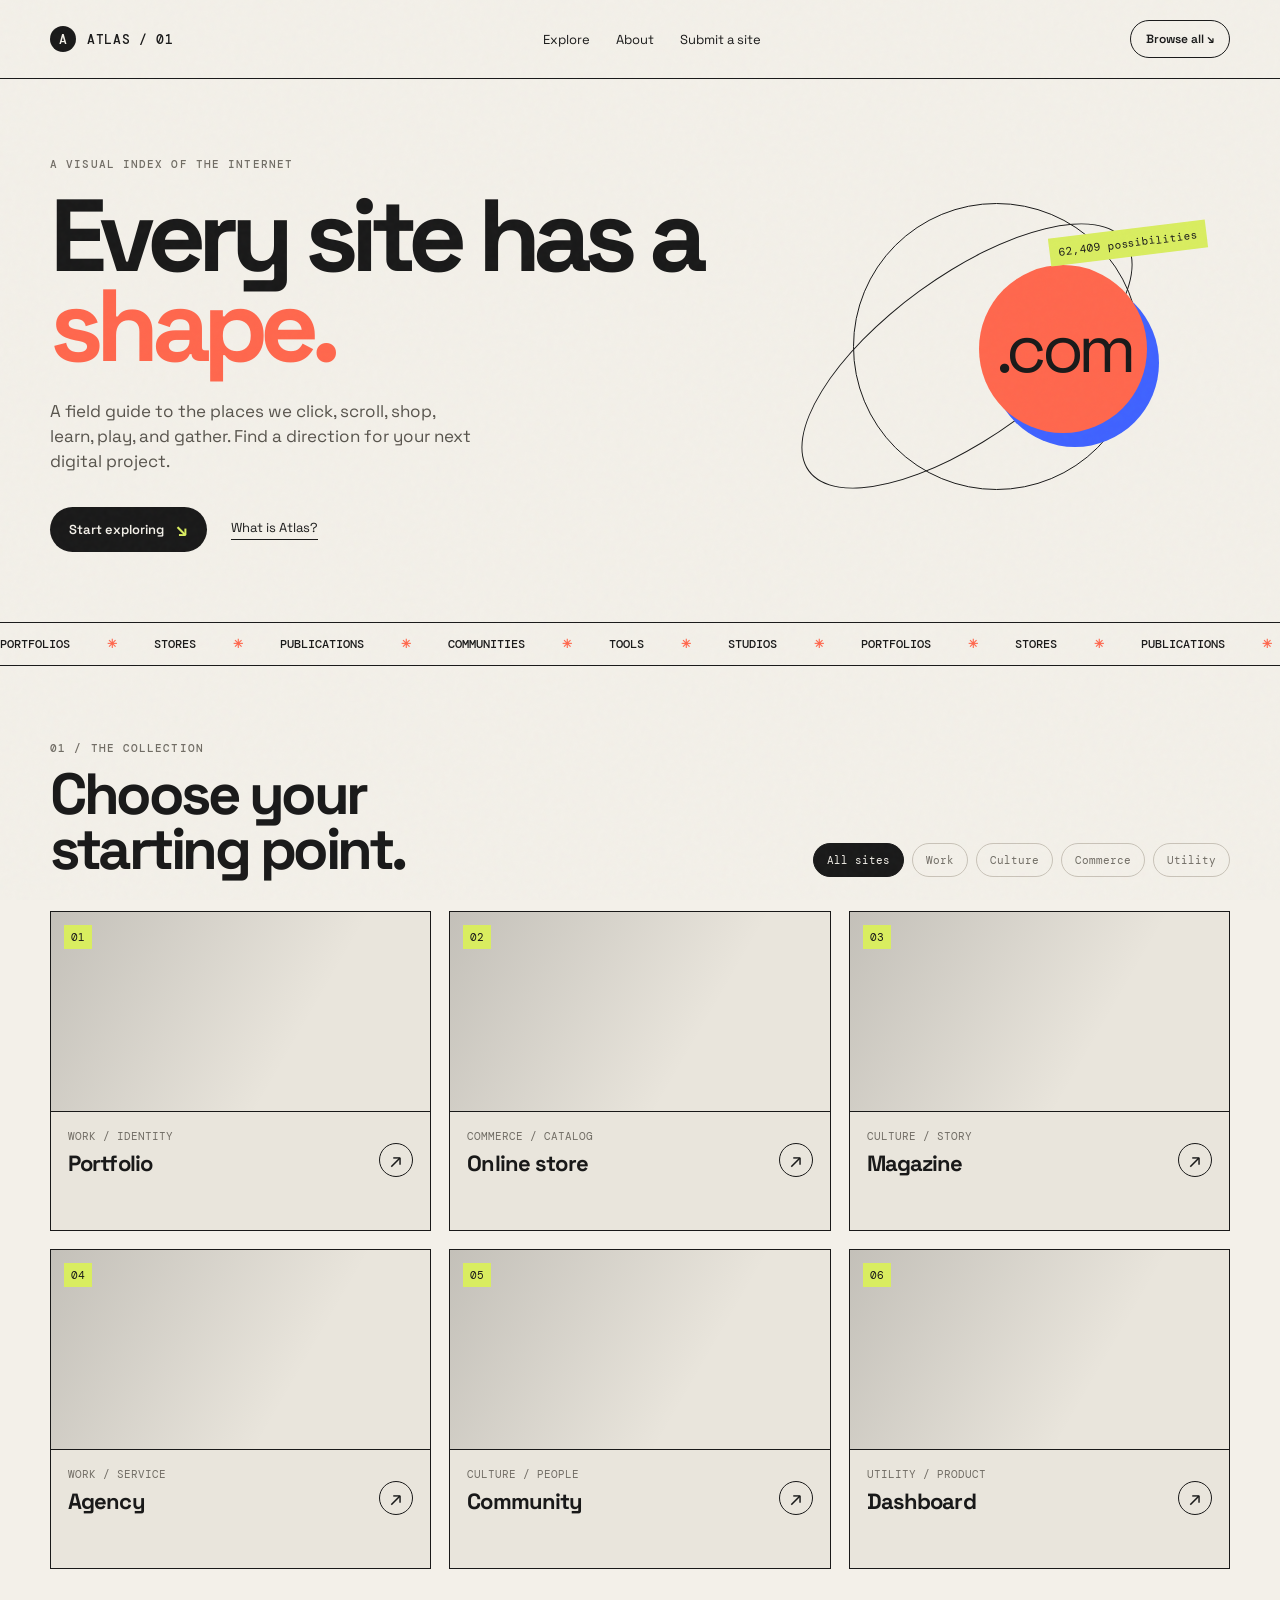
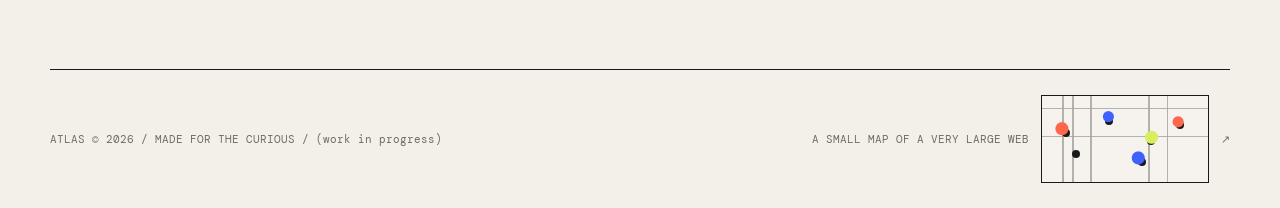
<file: index.html>
<!doctype html>
<html lang="en">
<head>
	<!-- Google tag (gtag.js) -->
<script async src="https://www.googletagmanager.com/gtag/js?id=G-SGRGZRV5FR"></script>
<script>
  window.dataLayer = window.dataLayer || [];
  function gtag(){dataLayer.push(arguments);}
  gtag('js', new Date());

  gtag('config', 'G-SGRGZRV5FR');
</script>
	<meta charset="UTF-8">
	<meta name="viewport" content="width=device-width, initial-scale=1.0">
	<title>Atlas / Every kind of website</title>
	<style>
		@import url('https://fonts.googleapis.com/css2?family=DM+Mono:wght@400;500&family=Space+Grotesk:wght@400;500;600;700&display=swap');

		:root { --ink: #191919; --paper: #f3f0e9; --line: #c9c3b8; --coral: #ff674d; --blue: #3f62ff; --lime: #d9ed60; --muted: #716d65; }
		* { box-sizing: border-box; }
		body { margin: 0; color: var(--ink); background: var(--paper); font-family: 'Space Grotesk', sans-serif; }
		body:before { content: ''; position: fixed; inset: 0; pointer-events: none; opacity: .27; background-image: url("data:image/svg+xml,%3Csvg viewBox='0 0 180 180' xmlns='http://www.w3.org/2000/svg'%3E%3Cfilter id='n'%3E%3CfeTurbulence type='fractalNoise' baseFrequency='.8' numOctaves='2' stitchTiles='stitch'/%3E%3C/filter%3E%3Crect width='100%25' height='100%25' filter='url(%23n)' opacity='.1'/%3E%3C/svg%3E"); z-index: 10; }
		.wrap { width: min(1180px, calc(100% - 40px)); margin: auto; }
		header { border-bottom: 1px solid var(--ink); padding: 20px 0; }
		nav { display: flex; align-items: center; justify-content: space-between; gap: 20px; }
		.logo { display: flex; gap: 11px; align-items: center; font: 500 13px 'DM Mono', monospace; letter-spacing: .05em; }
		.logo-mark { width: 26px; height: 26px; display: grid; place-items: center; color: var(--paper); background: var(--ink); border-radius: 50%; font-weight: 500; }
		.nav-links { display: flex; gap: 26px; font-size: 13px; }
		a { color: inherit; text-decoration: none; }
		.nav-cta { padding: 10px 15px; border: 1px solid var(--ink); border-radius: 100px; font-size: 12px; font-weight: 600; }
		.hero { min-height: 535px; display: grid; grid-template-columns: 1.18fr .82fr; align-items: center; gap: 60px; padding: 78px 0 70px; }
		.eyebrow, .meta { font: 500 11px 'DM Mono', monospace; text-transform: uppercase; letter-spacing: .1em; color: var(--muted); }
		h1 { font-size: clamp(58px, 8vw, 105px); letter-spacing: -.075em; line-height: .88; margin: 20px 0 28px; max-width: 750px; }
		h1 em { color: var(--coral); font-style: normal; }
		.hero-copy { max-width: 430px; color: #57534c; font-size: 17px; line-height: 1.45; }
		.hero-actions { display: flex; align-items: center; gap: 24px; margin-top: 34px; }
		.button { display: inline-flex; align-items: center; gap: 12px; border: 0; cursor: pointer; padding: 14px 19px; font: 600 13px 'Space Grotesk'; background: var(--ink); color: var(--paper); border-radius: 100px; }
		.button span { color: var(--lime); font-size: 19px; line-height: 0; }
		.text-link { border-bottom: 1px solid var(--ink); padding-bottom: 3px; font-size: 13px; }
		.orbit { position: relative; min-height: 360px; }
		.orbit:before { content: ''; position: absolute; width: 285px; height: 285px; border: 1px solid var(--ink); border-radius: 50%; left: 18%; top: 8%; }
		.orbit:after { content: ''; position: absolute; width: 390px; height: 160px; border: 1px solid var(--ink); border-radius: 50%; transform: rotate(-36deg); left: 0; top: 28%; }
		.planet { position: absolute; z-index: 1; width: 168px; height: 168px; border-radius: 50%; background: var(--coral); right: 18%; top: 25%; display: grid; place-items: center; font-size: 68px; letter-spacing: -.08em; color: var(--ink); box-shadow: 12px 14px 0 var(--blue); }
		.orbit-label { position: absolute; z-index: 2; font: 11px 'DM Mono'; background: var(--lime); padding: 7px 9px; transform: rotate(-7deg); top: 15%; right: 5%; }
		.marquee { border-top: 1px solid var(--ink); border-bottom: 1px solid var(--ink); overflow: hidden; white-space: nowrap; padding: 13px 0; font: 500 12px 'DM Mono'; }
		.marquee div { animation: slide 22s linear infinite; display: inline-block; }
		.marquee b { color: var(--coral); padding: 0 30px; }
		@keyframes slide { to { transform: translateX(-30%); } }
		.explore { padding: 75px 0 100px; }
		.section-head { display: flex; justify-content: space-between; align-items: end; margin-bottom: 34px; }
		h2 { font-size: clamp(32px, 5vw, 58px); letter-spacing: -.06em; line-height: .95; margin: 12px 0 0; }
		.filters { display: flex; flex-wrap: wrap; gap: 8px; justify-content: end; }
		.filter { padding: 9px 13px; background: transparent; border: 1px solid var(--line); border-radius: 100px; font: 11px 'DM Mono'; color: var(--muted); cursor: pointer; }
		.filter.active, .filter:hover { background: var(--ink); color: var(--paper); border-color: var(--ink); }
		.grid { display: grid; grid-template-columns: repeat(3, 1fr); gap: 18px; }
		.card { border: 1px solid var(--ink); min-height: 320px; display: flex; flex-direction: column; background: #e9e5dc; transition: transform .25s, opacity .25s; }
		.card:hover { transform: translateY(-6px); }
		.card.hidden { display: none; }
		.card-link { display: block; height: 100%; color: inherit; text-decoration: none; }
		.preview { height: 200px; position: relative; overflow: hidden; background-size: cover; background-position: center; border-bottom: 1px solid var(--ink); }
		.preview:after { content: ''; position: absolute; inset: 0; background: linear-gradient(120deg, rgba(25,25,25,.18), transparent 65%); }
		.preview.one { background-image: url('https://images.unsplash.com/photo-1497366754035-f200968a6e72?auto=format&fit=crop&w=900&q=80'); }
		.preview.two { background-image: url('https://images.unsplash.com/photo-1516321318423-f06f85e504b3?auto=format&fit=crop&w=900&q=80'); }
		.preview.three { background-image: url('https://images.unsplash.com/photo-1542744173-8e7e53415bb0?auto=format&fit=crop&w=900&q=80'); }
		.preview.four { background-image: url('https://images.unsplash.com/photo-1556761175-b413da4baf72?auto=format&fit=crop&w=900&q=80'); }
		.preview.five { background-image: url('https://images.unsplash.com/photo-1517245386807-bb43f82c33c4?auto=format&fit=crop&w=900&q=80'); }
		.preview.six { background-image: url('https://images.unsplash.com/photo-1524758631624-e2822e304c36?auto=format&fit=crop&w=900&q=80'); }
		.card-number { position: absolute; z-index: 1; top: 13px; left: 13px; background: var(--lime); padding: 5px 7px; font: 11px 'DM Mono'; }
		.card-body { padding: 17px 17px 19px; display: flex; justify-content: space-between; align-items: end; flex: 1; gap: 15px; }
		.card h3 { font-size: 22px; letter-spacing: -.04em; margin: 6px 0 0; }
		.card p { font: 11px 'DM Mono'; color: var(--muted); margin: 0; }
		.arrow { width: 34px; height: 34px; flex: 0 0 auto; border: 1px solid var(--ink); border-radius: 50%; display: grid; place-items: center; font-size: 20px; }
		footer { border-top: 1px solid var(--ink); padding: 25px 0; display: flex; justify-content: space-between; align-items: center; font: 11px 'DM Mono'; color: var(--muted); }
		.footer-meta { display: flex; align-items: center; gap: 16px; }
		.footer-signoff { display: flex; align-items: center; gap: 12px; }
		.footer-map-link { display: inline-flex; align-items: center; justify-content: center; transition: transform .2s ease; }
		.footer-map-link:hover { transform: translateY(-2px); }
		.footer-map {
			position: relative; width: 168px; height: 88px; border: 1px solid var(--ink); background: rgba(255,255,255,.2); overflow: hidden;
		}
		.footer-map:before, .footer-map:after {
			content: ''; position: absolute; inset: 0;
		}
		.footer-map:before {
			background: linear-gradient(90deg, transparent 0 12%, rgba(25,25,25,.85) 12% 13%, transparent 13% 18%, rgba(25,25,25,.85) 18% 19%, transparent 19% 29%, rgba(25,25,25,.85) 29% 30%, transparent 30% 64%, rgba(25,25,25,.85) 64% 65%, transparent 65% 75%, rgba(25,25,25,.85) 75% 76%, transparent 76% 100%), linear-gradient(transparent 0 14%, rgba(25,25,25,.85) 14% 15%, transparent 15% 39%, rgba(25,25,25,.85) 39% 40%, transparent 40% 47%, rgba(25,25,25,.85) 47% 48%, transparent 48% 100%);
			opacity: .35;
		}
		.footer-map:after {
			background: radial-gradient(circle at 12% 38%, var(--coral) 0 6px, transparent 7px), radial-gradient(circle at 40% 24%, var(--blue) 0 5px, transparent 6px), radial-gradient(circle at 66% 48%, var(--lime) 0 6px, transparent 7px), radial-gradient(circle at 82% 30%, var(--coral) 0 5px, transparent 6px), radial-gradient(circle at 58% 72%, var(--blue) 0 6px, transparent 7px);
		}
		.footer-map .node { position: absolute; width: 8px; height: 8px; background: var(--ink); border-radius: 50%; }
		.footer-map .n1 { left: 12%; top: 38%; }
		.footer-map .n2 { left: 38%; top: 24%; }
		.footer-map .n3 { left: 63%; top: 47%; }
		.footer-map .n4 { left: 81%; top: 29%; }
		.footer-map .n5 { left: 58%; top: 72%; }
		.footer-map .n6 { left: 18%; top: 62%; }
		@media (max-width: 760px) { .wrap { width: min(100% - 28px, 520px); } .nav-links { display: none; } .hero { display: block; min-height: auto; padding: 65px 0 30px; } h1 { font-size: 65px; } .orbit { transform: scale(.78); transform-origin: top center; margin: 0 -50px -80px; } .section-head { display: block; } .filters { justify-content: start; margin-top: 22px; } .grid { grid-template-columns: 1fr; } footer { gap: 20px; flex-wrap: wrap; } .footer-signoff { width: 100%; justify-content: space-between; } }
	</style>
</head>
<body>
	<header><div class="wrap"><nav><a class="logo" href="#top"><span class="logo-mark">A</span> ATLAS / 01</a><div class="nav-links"><a href="#explore">Explore</a><a href="#about">About</a><a href="#contact">Submit a site</a></div><a class="nav-cta" href="#explore">Browse all <span aria-hidden="true">↘</span></a></nav></div></header>
	<main id="top">
		<section class="hero wrap"><div><div class="eyebrow">A visual index of the internet</div><h1>Every site has a <em>shape.</em></h1><p class="hero-copy">A field guide to the places we click, scroll, shop, learn, play, and gather. Find a direction for your next digital project.</p><div class="hero-actions"><a class="button" href="#explore">Start exploring <span>↘</span></a><a class="text-link" href="#about">What is Atlas?</a></div></div><div class="orbit" aria-hidden="true"><span class="orbit-label">62,409 possibilities</span><div class="planet">.com</div></div></section>
		<div class="marquee"><div>PORTFOLIOS <b>✳</b> STORES <b>✳</b> PUBLICATIONS <b>✳</b> COMMUNITIES <b>✳</b> TOOLS <b>✳</b> STUDIOS <b>✳</b> PORTFOLIOS <b>✳</b> STORES <b>✳</b> PUBLICATIONS <b>✳</b></div></div>
		<section class="explore wrap" id="explore"><div class="section-head"><div><div class="eyebrow">01 / The collection</div><h2>Choose your<br>starting point.</h2></div><div class="filters" role="group" aria-label="Filter website types"><button class="filter active" data-filter="all">All sites</button><button class="filter" data-filter="work">Work</button><button class="filter" data-filter="culture">Culture</button><button class="filter" data-filter="commerce">Commerce</button><button class="filter" data-filter="utility">Utility</button></div></div>
			<div class="grid">
				<article class="card" data-type="work"><a class="card-link" href="portfolio.html"><div class="preview one"><span class="card-number">01</span></div><div class="card-body"><div><p>WORK / IDENTITY</p><h3>Portfolio</h3></div><span class="arrow">↗</span></div></a></article>
				<article class="card" data-type="commerce"><a class="card-link" href="store.html"><div class="preview two"><span class="card-number">02</span></div><div class="card-body"><div><p>COMMERCE / CATALOG</p><h3>Online store</h3></div><span class="arrow">↗</span></div></a></article>
				<article class="card" data-type="culture"><a class="card-link" href="magazine.html"><div class="preview three"><span class="card-number">03</span></div><div class="card-body"><div><p>CULTURE / STORY</p><h3>Magazine</h3></div><span class="arrow">↗</span></div></a></article>
				<article class="card" data-type="work"><a class="card-link" href="agency.html"><div class="preview four"><span class="card-number">04</span></div><div class="card-body"><div><p>WORK / SERVICE</p><h3>Agency</h3></div><span class="arrow">↗</span></div></a></article>
				<article class="card" data-type="culture"><a class="card-link" href="community.html"><div class="preview five"><span class="card-number">05</span></div><div class="card-body"><div><p>CULTURE / PEOPLE</p><h3>Community</h3></div><span class="arrow">↗</span></div></a></article>
				<article class="card" data-type="utility"><a class="card-link" href="dashboard.html"><div class="preview six"><span class="card-number">06</span></div><div class="card-body"><div><p>UTILITY / PRODUCT</p><h3>Dashboard</h3></div><span class="arrow">↗</span></div></a></article>
			</div>
		</section>
	</main>
	<footer class="wrap" id="about">
		<div class="footer-meta"><span>ATLAS © 2026 / MADE FOR THE CURIOUS / (work in progress)</span></div>
		<div class="footer-signoff" id="contact">
			<span>A SMALL MAP OF A VERY LARGE WEB</span>
			<a class="footer-map-link" href="map.html" aria-label="Open the interactive map of the internet">
				<div class="footer-map" aria-hidden="true">
					<span class="node n1"></span>
					<span class="node n2"></span>
					<span class="node n3"></span>
					<span class="node n4"></span>
					<span class="node n5"></span>
					<span class="node n6"></span>
				</div>
			</a>
			<a href="map.html" aria-label="Open the interactive map" aria-hidden="true">↗</a>
		</div>
	</footer>
	<script>
		const filters = document.querySelectorAll('.filter');
		const cards = document.querySelectorAll('.card');
		filters.forEach((filter) => filter.addEventListener('click', () => {
			filters.forEach((item) => item.classList.remove('active'));
			filter.classList.add('active');
			const selected = filter.dataset.filter;
			cards.forEach((card) => card.classList.toggle('hidden', selected !== 'all' && card.dataset.type !== selected));
		}));
	</script>
</body>
</html>
</file>
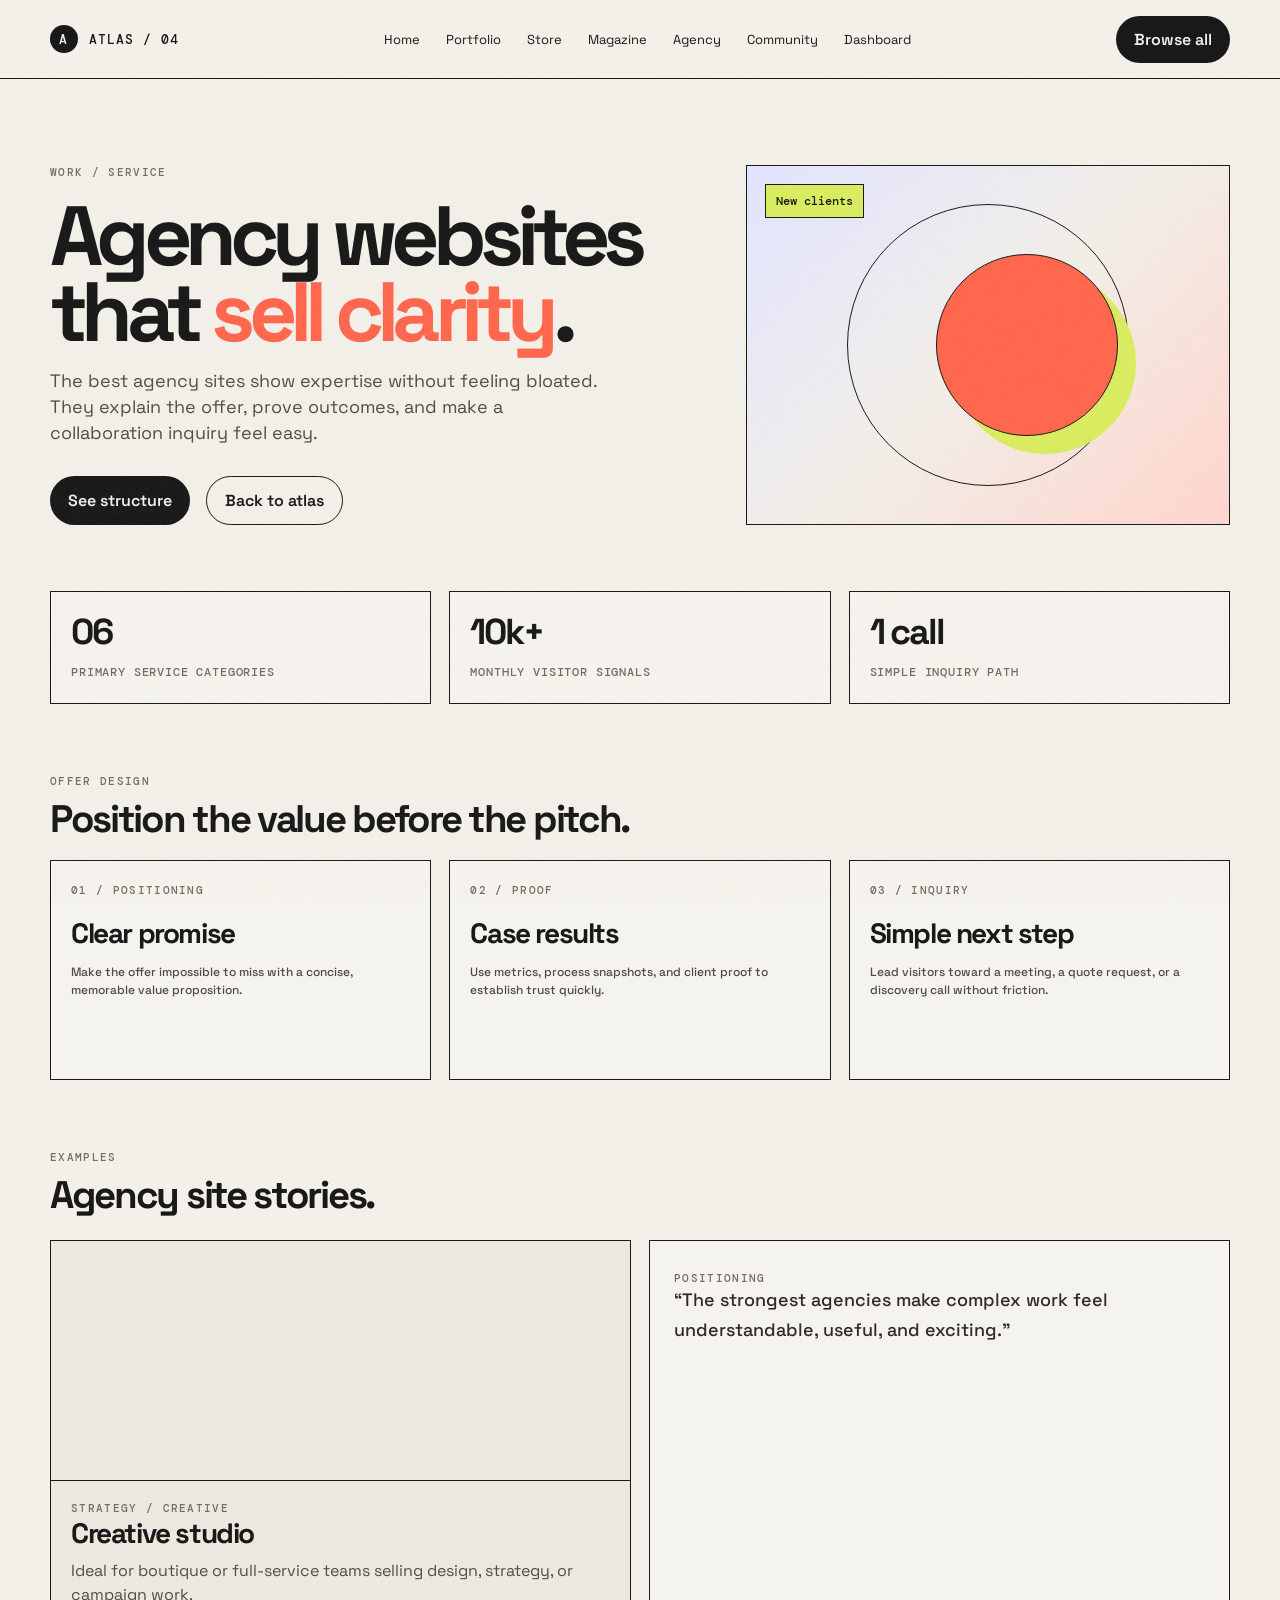
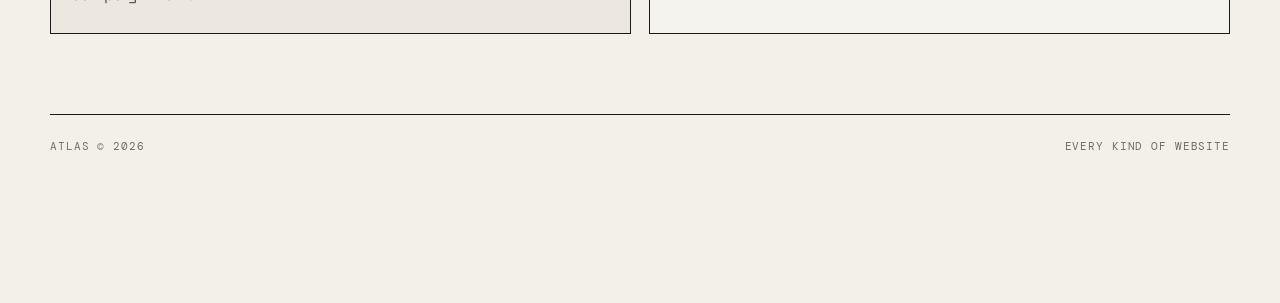
<file: agency.html>
<!doctype html>
<html lang="en">
<head>
  <!-- Google tag (gtag.js) -->
  <script async src="https://www.googletagmanager.com/gtag/js?id=G-SGRGZRV5FR"></script>
  <script>
    window.dataLayer = window.dataLayer || [];
    function gtag(){dataLayer.push(arguments);}
    gtag('js', new Date());

    gtag('config', 'G-SGRGZRV5FR');
  </script>
  <meta charset="UTF-8" />
  <meta name="viewport" content="width=device-width, initial-scale=1.0" />
  <title>Atlas / Agency</title>
  <link rel="stylesheet" href="style.css" />
</head>
<body>
  <header class="topbar">
    <div class="wrap">
      <nav>
        <a class="logo" href="index.html"><span class="logo-mark">A</span> Atlas / 04</a>
        <div class="main-links">
          <a href="index.html">Home</a>
          <a href="portfolio.html">Portfolio</a>
          <a href="store.html">Store</a>
          <a href="magazine.html">Magazine</a>
          <a href="agency.html">Agency</a>
          <a href="community.html">Community</a>
          <a href="dashboard.html">Dashboard</a>
        </div>
        <a class="cta-button" href="index.html#explore">Browse all</a>
      </nav>
    </div>
  </header>

  <main class="wrap page-shell">
    <section class="hero-panel">
      <div>
        <div class="eyebrow">Work / service</div>
        <h1>Agency websites that <em>sell clarity</em>.</h1>
        <p class="hero-copy">The best agency sites show expertise without feeling bloated. They explain the offer, prove outcomes, and make a collaboration inquiry feel easy.</p>
        <div class="feature-row">
          <a class="primary-button" href="#showcase">See structure</a>
          <a class="secondary-button" href="index.html">Back to atlas</a>
        </div>
      </div>
      <div class="panel-visual" aria-label="Agency website visual illustration" style="background: linear-gradient(135deg, #e2e5ff, #f2efe8 50%, #ffd5cd);">
        <span class="panel-badge">New clients</span>
      </div>
    </section>

    <section class="info-grid">
      <article class="info-card"><strong>06</strong><span>Primary service categories</span></article>
      <article class="info-card"><strong>10k+</strong><span>Monthly visitor signals</span></article>
      <article class="info-card"><strong>1 call</strong><span>Simple inquiry path</span></article>
    </section>

    <div class="section-header">
      <div>
        <div class="eyebrow">Offer design</div>
        <h2>Position the value before the pitch.</h2>
      </div>
    </div>

    <section class="feature-grid">
      <article class="feature-card">
        <div class="meta">01 / Positioning</div>
        <h3>Clear promise</h3>
        <p>Make the offer impossible to miss with a concise, memorable value proposition.</p>
      </article>
      <article class="feature-card">
        <div class="meta">02 / Proof</div>
        <h3>Case results</h3>
        <p>Use metrics, process snapshots, and client proof to establish trust quickly.</p>
      </article>
      <article class="feature-card">
        <div class="meta">03 / Inquiry</div>
        <h3>Simple next step</h3>
        <p>Lead visitors toward a meeting, a quote request, or a discovery call without friction.</p>
      </article>
    </section>

    <div class="section-header" id="showcase">
      <div>
        <div class="eyebrow">Examples</div>
        <h2>Agency site stories.</h2>
      </div>
    </div>

    <section class="showcase-grid">
      <article class="showcase-card">
        <div class="showcase-thumb thumb-agency"></div>
        <div class="showcase-body">
          <div class="meta">Strategy / creative</div>
          <h3>Creative studio</h3>
          <p>Ideal for boutique or full-service teams selling design, strategy, or campaign work.</p>
        </div>
      </article>
      <aside class="showcase-quote">
        <div class="meta">Positioning</div>
        <p>“The strongest agencies make complex work feel understandable, useful, and exciting.”</p>
      </aside>
    </section>

    <div class="page-footer">
      <span>Atlas © 2026</span>
      <span>Every kind of website</span>
    </div>
  </main>
</body>
</html>
</file>
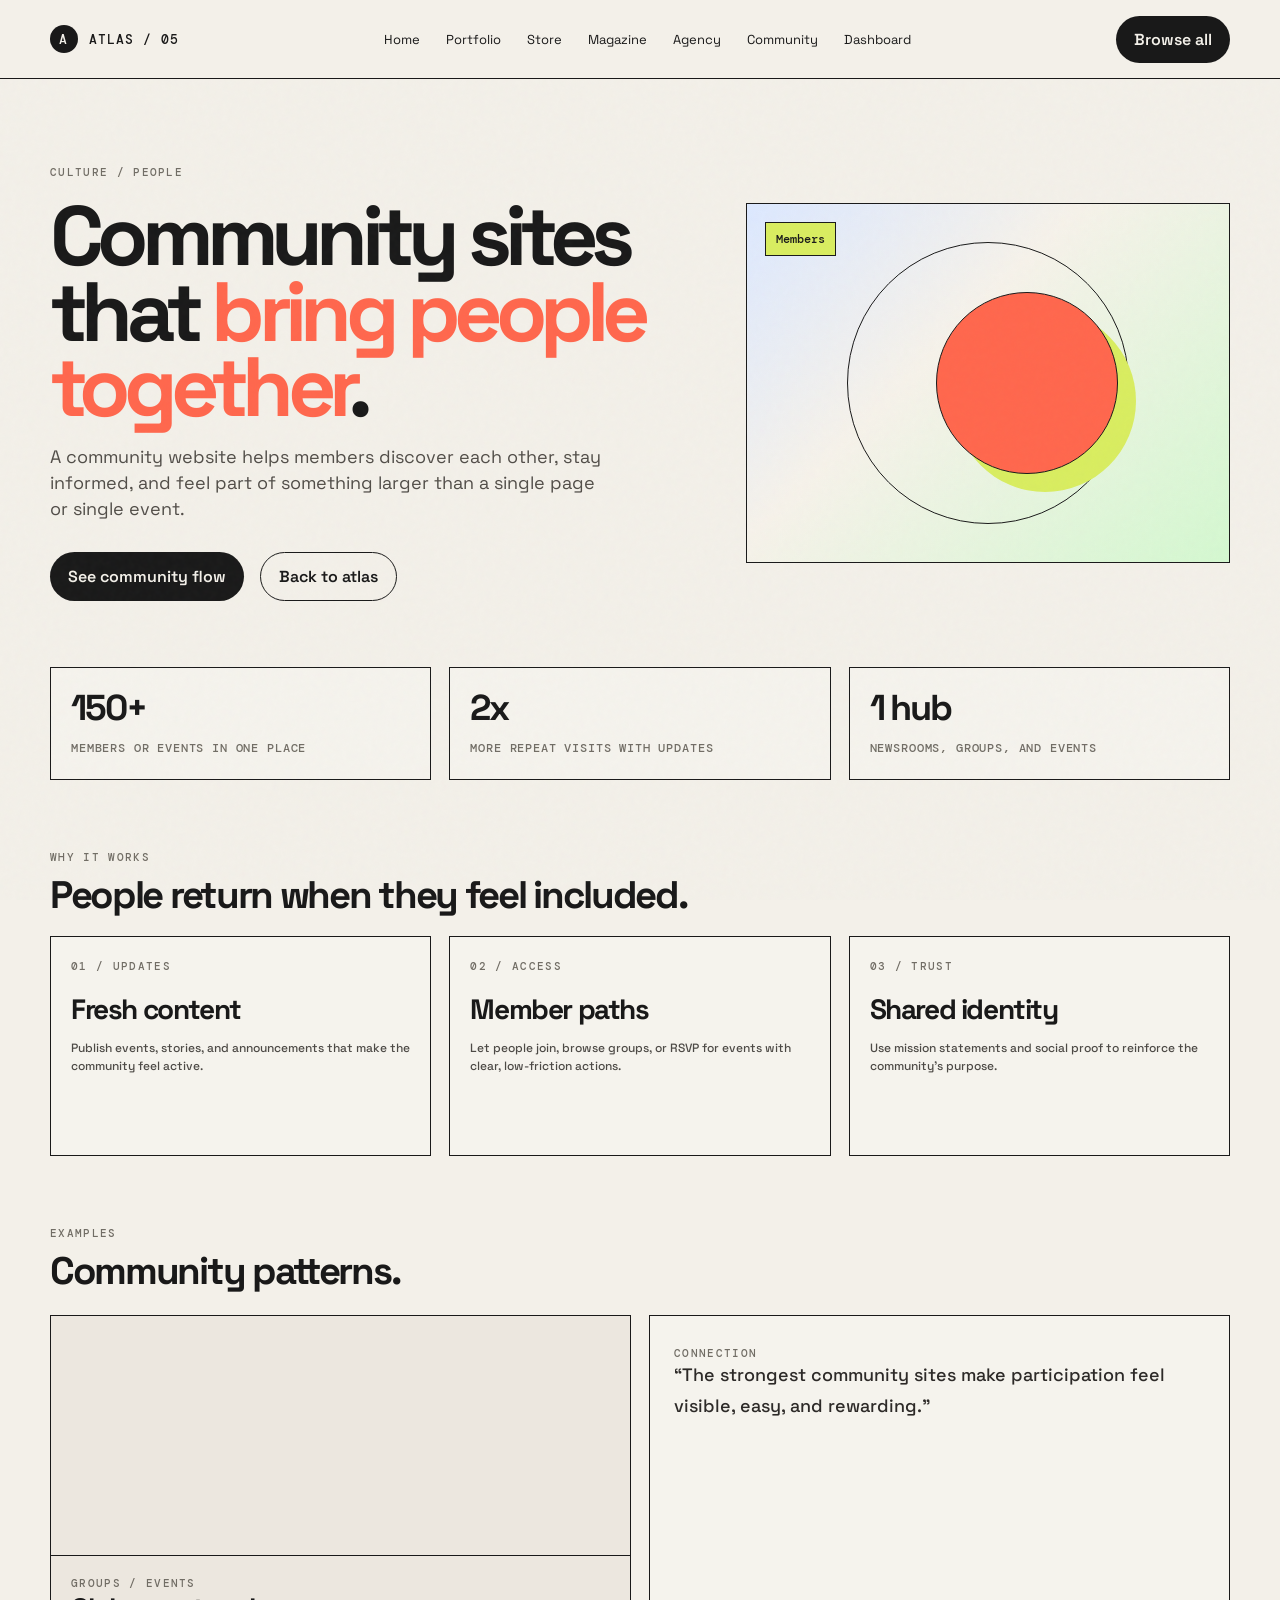
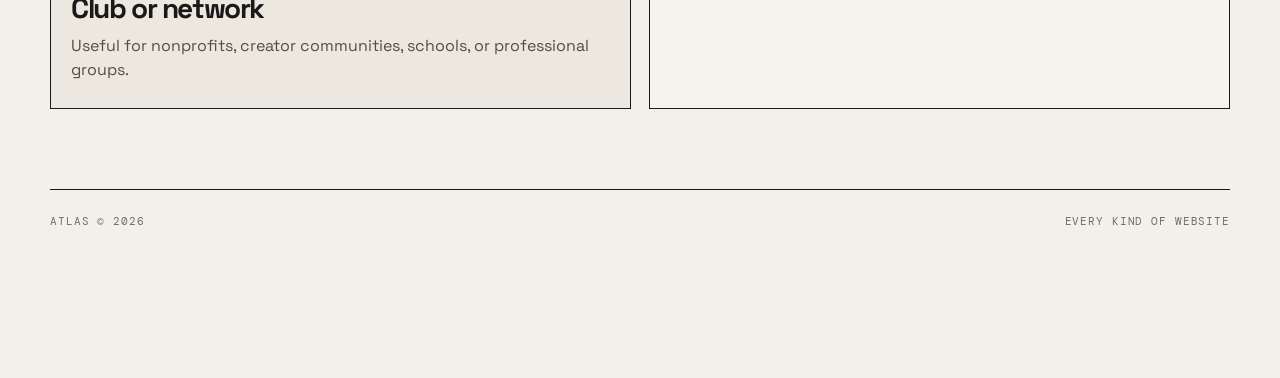
<file: community.html>
<!doctype html>
<html lang="en">
<head>
  <!-- Google tag (gtag.js) -->
  <script async src="https://www.googletagmanager.com/gtag/js?id=G-SGRGZRV5FR"></script>
  <script>
    window.dataLayer = window.dataLayer || [];
    function gtag(){dataLayer.push(arguments);}
    gtag('js', new Date());

    gtag('config', 'G-SGRGZRV5FR');
  </script>
  <meta charset="UTF-8" />
  <meta name="viewport" content="width=device-width, initial-scale=1.0" />
  <title>Atlas / Community</title>
  <link rel="stylesheet" href="style.css" />
</head>
<body>
  <header class="topbar">
    <div class="wrap">
      <nav>
        <a class="logo" href="index.html"><span class="logo-mark">A</span> Atlas / 05</a>
        <div class="main-links">
          <a href="index.html">Home</a>
          <a href="portfolio.html">Portfolio</a>
          <a href="store.html">Store</a>
          <a href="magazine.html">Magazine</a>
          <a href="agency.html">Agency</a>
          <a href="community.html">Community</a>
          <a href="dashboard.html">Dashboard</a>
        </div>
        <a class="cta-button" href="index.html#explore">Browse all</a>
      </nav>
    </div>
  </header>

  <main class="wrap page-shell">
    <section class="hero-panel">
      <div>
        <div class="eyebrow">Culture / people</div>
        <h1>Community sites that <em>bring people together</em>.</h1>
        <p class="hero-copy">A community website helps members discover each other, stay informed, and feel part of something larger than a single page or single event.</p>
        <div class="feature-row">
          <a class="primary-button" href="#showcase">See community flow</a>
          <a class="secondary-button" href="index.html">Back to atlas</a>
        </div>
      </div>
      <div class="panel-visual" aria-label="Community website visual illustration" style="background: linear-gradient(135deg, #dce8ff, #f6f2ea 40%, #d4f8d0);">
        <span class="panel-badge">Members</span>
      </div>
    </section>

    <section class="info-grid">
      <article class="info-card"><strong>150+</strong><span>Members or events in one place</span></article>
      <article class="info-card"><strong>2x</strong><span>More repeat visits with updates</span></article>
      <article class="info-card"><strong>1 hub</strong><span>Newsrooms, groups, and events</span></article>
    </section>

    <div class="section-header">
      <div>
        <div class="eyebrow">Why it works</div>
        <h2>People return when they feel included.</h2>
      </div>
    </div>

    <section class="feature-grid">
      <article class="feature-card">
        <div class="meta">01 / Updates</div>
        <h3>Fresh content</h3>
        <p>Publish events, stories, and announcements that make the community feel active.</p>
      </article>
      <article class="feature-card">
        <div class="meta">02 / Access</div>
        <h3>Member paths</h3>
        <p>Let people join, browse groups, or RSVP for events with clear, low-friction actions.</p>
      </article>
      <article class="feature-card">
        <div class="meta">03 / Trust</div>
        <h3>Shared identity</h3>
        <p>Use mission statements and social proof to reinforce the community’s purpose.</p>
      </article>
    </section>

    <div class="section-header" id="showcase">
      <div>
        <div class="eyebrow">Examples</div>
        <h2>Community patterns.</h2>
      </div>
    </div>

    <section class="showcase-grid">
      <article class="showcase-card">
        <div class="showcase-thumb thumb-community"></div>
        <div class="showcase-body">
          <div class="meta">Groups / events</div>
          <h3>Club or network</h3>
          <p>Useful for nonprofits, creator communities, schools, or professional groups.</p>
        </div>
      </article>
      <aside class="showcase-quote">
        <div class="meta">Connection</div>
        <p>“The strongest community sites make participation feel visible, easy, and rewarding.”</p>
      </aside>
    </section>

    <div class="page-footer">
      <span>Atlas © 2026</span>
      <span>Every kind of website</span>
    </div>
  </main>
</body>
</html>
</file>
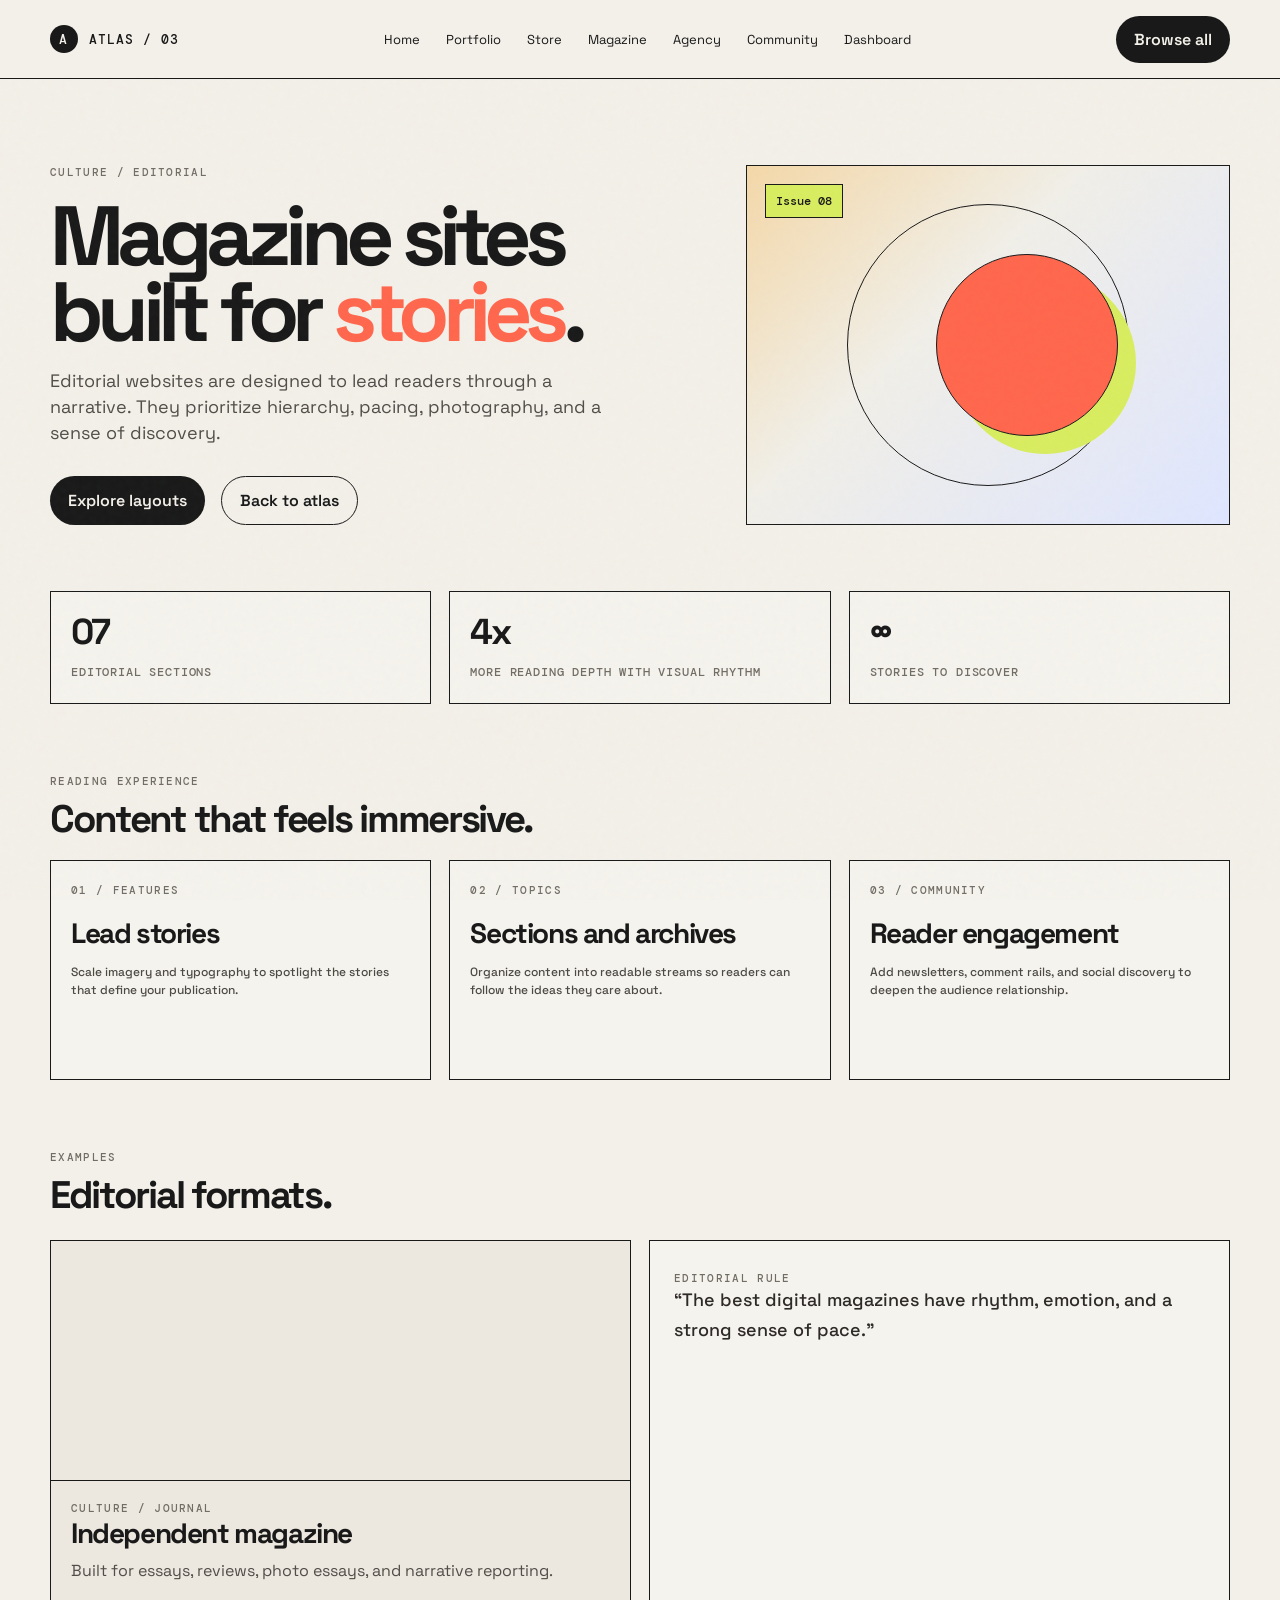
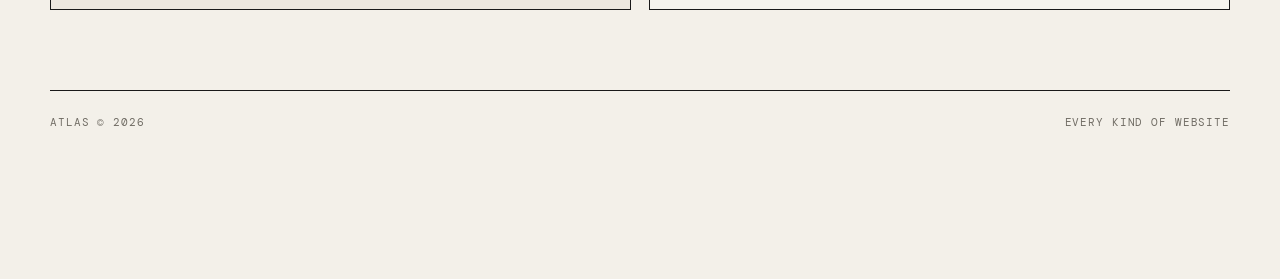
<file: magazine.html>
<!doctype html>
<html lang="en">
<head>
  <!-- Google tag (gtag.js) -->
<script async src="https://www.googletagmanager.com/gtag/js?id=G-SGRGZRV5FR"></script>
<script>
  window.dataLayer = window.dataLayer || [];
  function gtag(){dataLayer.push(arguments);}
  gtag('js', new Date());

  gtag('config', 'G-SGRGZRV5FR');
</script>
  <meta charset="UTF-8" />
  <meta name="viewport" content="width=device-width, initial-scale=1.0" />
  <title>Atlas / Magazine</title>
  <link rel="stylesheet" href="style.css" />
</head>
<body>
  <header class="topbar">
    <div class="wrap">
      <nav>
        <a class="logo" href="index.html"><span class="logo-mark">A</span> Atlas / 03</a>
        <div class="main-links">
          <a href="index.html">Home</a>
          <a href="portfolio.html">Portfolio</a>
          <a href="store.html">Store</a>
          <a href="magazine.html">Magazine</a>
          <a href="agency.html">Agency</a>
          <a href="community.html">Community</a>
          <a href="dashboard.html">Dashboard</a>
        </div>
        <a class="cta-button" href="index.html#explore">Browse all</a>
      </nav>
    </div>
  </header>

  <main class="wrap page-shell">
    <section class="hero-panel">
      <div>
        <div class="eyebrow">Culture / editorial</div>
        <h1>Magazine sites built for <em>stories</em>.</h1>
        <p class="hero-copy">Editorial websites are designed to lead readers through a narrative. They prioritize hierarchy, pacing, photography, and a sense of discovery.</p>
        <div class="feature-row">
          <a class="primary-button" href="#showcase">Explore layouts</a>
          <a class="secondary-button" href="index.html">Back to atlas</a>
        </div>
      </div>
      <div class="panel-visual" aria-label="Magazine website visual illustration" style="background: linear-gradient(135deg, #f4d8a8, #f1efe8 40%, #dfe6ff);">
        <span class="panel-badge">Issue 08</span>
      </div>
    </section>

    <section class="info-grid">
      <article class="info-card"><strong>07</strong><span>Editorial sections</span></article>
      <article class="info-card"><strong>4x</strong><span>More reading depth with visual rhythm</span></article>
      <article class="info-card"><strong>∞</strong><span>Stories to discover</span></article>
    </section>

    <div class="section-header">
      <div>
        <div class="eyebrow">Reading experience</div>
        <h2>Content that feels immersive.</h2>
      </div>
    </div>

    <section class="feature-grid">
      <article class="feature-card">
        <div class="meta">01 / Features</div>
        <h3>Lead stories</h3>
        <p>Scale imagery and typography to spotlight the stories that define your publication.</p>
      </article>
      <article class="feature-card">
        <div class="meta">02 / Topics</div>
        <h3>Sections and archives</h3>
        <p>Organize content into readable streams so readers can follow the ideas they care about.</p>
      </article>
      <article class="feature-card">
        <div class="meta">03 / Community</div>
        <h3>Reader engagement</h3>
        <p>Add newsletters, comment rails, and social discovery to deepen the audience relationship.</p>
      </article>
    </section>

    <div class="section-header" id="showcase">
      <div>
        <div class="eyebrow">Examples</div>
        <h2>Editorial formats.</h2>
      </div>
    </div>

    <section class="showcase-grid">
      <article class="showcase-card">
        <div class="showcase-thumb thumb-magazine"></div>
        <div class="showcase-body">
          <div class="meta">Culture / journal</div>
          <h3>Independent magazine</h3>
          <p>Built for essays, reviews, photo essays, and narrative reporting.</p>
        </div>
      </article>
      <aside class="showcase-quote">
        <div class="meta">Editorial rule</div>
        <p>“The best digital magazines have rhythm, emotion, and a strong sense of pace.”</p>
      </aside>
    </section>

    <div class="page-footer">
      <span>Atlas © 2026</span>
      <span>Every kind of website</span>
    </div>
  </main>
</body>
</html>
</file>
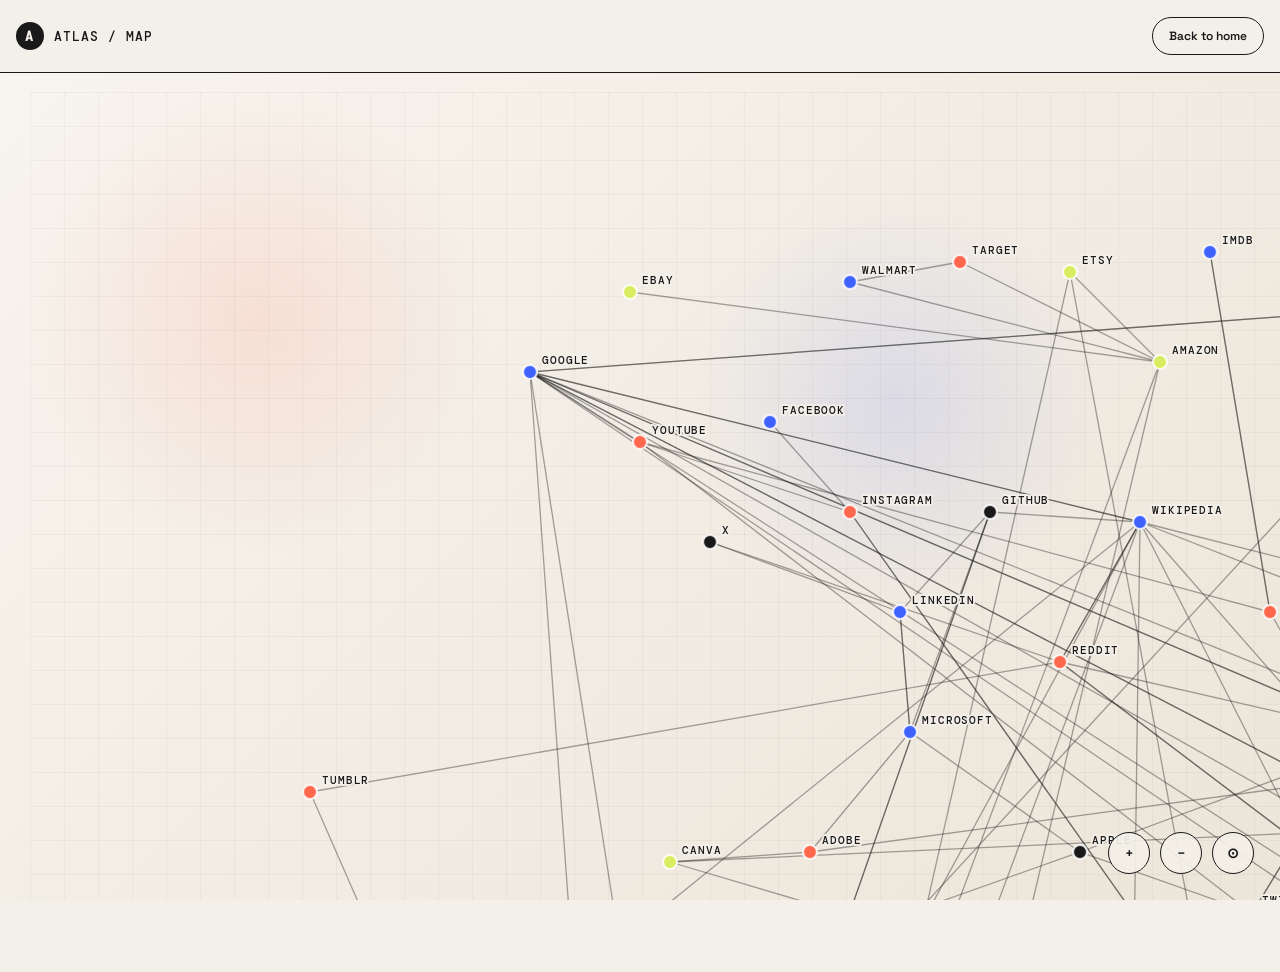
<file: map.html>
<!doctype html>
<html lang="en">
<head>
  <!-- Google tag (gtag.js) -->
<script async src="https://www.googletagmanager.com/gtag/js?id=G-SGRGZRV5FR"></script>
<script>
  window.dataLayer = window.dataLayer || [];
  function gtag(){dataLayer.push(arguments);}
  gtag('js', new Date());

  gtag('config', 'G-SGRGZRV5FR');
</script>
  <meta charset="UTF-8" />
  <meta name="viewport" content="width=device-width, initial-scale=1.0" />
  <title>Atlas / World Map</title>
  <style>
    @import url('https://fonts.googleapis.com/css2?family=DM+Mono:wght@400;500&family=Space+Grotesk:wght@400;500;600;700&display=swap');

    :root {
      --ink: #191919;
      --paper: #f3f0e9;
      --coral: #ff674d;
      --blue: #3f62ff;
      --lime: #d9ed60;
      --muted: #716d65;
      --line: rgba(25,25,25,0.28);
      --bg-1: #f8f4ee;
      --bg-2: #ece5d9;
    }

    * { box-sizing: border-box; }
    html, body { margin: 0; height: 100%; }
    body {
      font-family: 'Space Grotesk', sans-serif;
      background: var(--paper);
      color: var(--ink);
      overflow: hidden;
    }

    .topbar {
      position: fixed;
      top: 0;
      left: 0;
      right: 0;
      z-index: 20;
      border-bottom: 1px solid var(--ink);
      background: rgba(243,240,233,.9);
      backdrop-filter: blur(8px);
    }

    .wrap {
      width: min(1280px, calc(100% - 32px));
      margin: 0 auto;
    }

    nav {
      display: flex;
      align-items: center;
      justify-content: space-between;
      min-height: 72px;
      gap: 20px;
    }

    .logo {
      display: flex;
      align-items: center;
      gap: 10px;
      text-decoration: none;
      color: var(--ink);
      font: 500 13px 'DM Mono', monospace;
      letter-spacing: .08em;
      text-transform: uppercase;
    }

    .logo-mark {
      width: 28px;
      height: 28px;
      display: grid;
      place-items: center;
      border-radius: 50%;
      background: var(--ink);
      color: var(--paper);
      font-weight: 700;
    }

    .back-link {
      display: inline-flex;
      align-items: center;
      justify-content: center;
      padding: 10px 16px;
      border: 1px solid var(--ink);
      border-radius: 999px;
      text-decoration: none;
      color: var(--ink);
      font: 600 12px 'Space Grotesk', sans-serif;
    }

    .viewport {
      position: relative;
      height: calc(100vh - 72px);
      width: 100%;
      margin-top: 72px;
      overflow: hidden;
      background:
        radial-gradient(circle at 20% 30%, rgba(255,103,77,0.12), transparent 20%),
        radial-gradient(circle at 70% 40%, rgba(63,98,255,0.12), transparent 20%),
        linear-gradient(135deg, var(--bg-1), var(--bg-2));
      cursor: grab;
      user-select: none;
    }

    .viewport.dragging { cursor: grabbing; }

    #world {
      position: absolute;
      left: 0;
      top: 0;
      width: 2600px;
      height: 1700px;
      transform-origin: 0 0;
      will-change: transform;
    }

    .grid {
      position: absolute;
      inset: 0;
      background-image:
        linear-gradient(rgba(25,25,25,0.05) 1px, transparent 1px),
        linear-gradient(90deg, rgba(25,25,25,0.05) 1px, transparent 1px);
      background-size: 34px 34px;
      opacity: 0.7;
    }

    svg {
      position: absolute;
      inset: 0;
      width: 100%;
      height: 100%;
      overflow: visible;
    }

    .link {
      stroke: rgba(25,25,25,0.38);
      stroke-width: 1.3;
      fill: none;
    }

    .node {
      stroke: rgba(255,255,255,0.8);
      stroke-width: 2.2;
      cursor: pointer;
      transition: transform .15s ease;
    }

    .node:hover { filter: brightness(1.06); }
    .site-name {
      font: 500 11px 'DM Mono', monospace;
      letter-spacing: .08em;
      text-transform: uppercase;
      fill: var(--ink);
      paint-order: stroke;
      stroke: rgba(243,240,233,0.9);
      stroke-width: 4px;
      stroke-linejoin: round;
    }

    .tooltip {
      position: fixed;
      z-index: 30;
      pointer-events: none;
      padding: 8px 10px;
      border: 1px solid var(--ink);
      background: rgba(243,240,233,0.95);
      color: var(--ink);
      font: 500 11px 'DM Mono', monospace;
      text-transform: uppercase;
      letter-spacing: .08em;
      opacity: 0;
      transform: translate(-50%, -110%);
      transition: opacity .15s ease;
    }

    .tooltip.visible { opacity: 1; }

    .controls {
      position: fixed;
      right: 26px;
      bottom: 26px;
      z-index: 25;
      display: flex;
      gap: 10px;
      flex-wrap: wrap;
    }

    .control-btn {
      border: 1px solid var(--ink);
      background: rgba(243,240,233,.92);
      color: var(--ink);
      font: 600 14px 'Space Grotesk', sans-serif;
      width: 42px;
      height: 42px;
      border-radius: 50%;
      cursor: pointer;
    }

    @media (max-width: 760px) {
      .site-name {
        font-size: 8px;
      }
      .controls {
        right: 16px;
        bottom: 18px;
      }
    }
  </style>
</head>
<body>
  <header class="topbar">
    <div class="wrap">
      <nav>
        <a class="logo" href="index.html"><span class="logo-mark">A</span> Atlas / map</a>
        <a class="back-link" href="index.html">Back to home</a>
      </nav>
    </div>
  </header>

  <div class="viewport" id="viewport">
    <div id="world">
      <div class="grid"></div>
      <svg id="graph" viewBox="0 0 2600 1700" preserveAspectRatio="xMidYMid meet" aria-label="Map of known websites"></svg>
    </div>
  </div>

  <div class="controls" aria-label="map controls">
    <button class="control-btn" id="zoomIn" type="button" aria-label="Zoom in">+</button>
    <button class="control-btn" id="zoomOut" type="button" aria-label="Zoom out">−</button>
    <button class="control-btn" id="reset" type="button" aria-label="Reset map">⊙</button>
  </div>

  <div class="tooltip" id="tooltip"></div>

  <script>
    const graph = document.getElementById('graph');
    const world = document.getElementById('world');
    const viewport = document.getElementById('viewport');
    const tooltip = document.getElementById('tooltip');

    const sites = [
      { name: 'Google', url: 'https://google.com', x: 500, y: 280, group: 'search', color: '#3f62ff' },
      { name: 'YouTube', url: 'https://youtube.com', x: 610, y: 350, group: 'video', color: '#ff674d' },
      { name: 'Facebook', url: 'https://facebook.com', x: 740, y: 330, group: 'social', color: '#3f62ff' },
      { name: 'Instagram', url: 'https://instagram.com', x: 820, y: 420, group: 'social', color: '#ff674d' },
      { name: 'X', url: 'https://x.com', x: 680, y: 450, group: 'social', color: '#191919' },
      { name: 'LinkedIn', url: 'https://linkedin.com', x: 870, y: 520, group: 'career', color: '#3f62ff' },
      { name: 'GitHub', url: 'https://github.com', x: 960, y: 420, group: 'code', color: '#191919' },
      { name: 'Reddit', url: 'https://reddit.com', x: 1030, y: 570, group: 'community', color: '#ff674d' },
      { name: 'Wikipedia', url: 'https://wikipedia.org', x: 1110, y: 430, group: 'knowledge', color: '#3f62ff' },
      { name: 'Amazon', url: 'https://amazon.com', x: 1130, y: 270, group: 'commerce', color: '#d9ed60' },
      { name: 'Netflix', url: 'https://netflix.com', x: 1240, y: 520, group: 'media', color: '#ff674d' },
      { name: 'Spotify', url: 'https://spotify.com', x: 1320, y: 660, group: 'media', color: '#d9ed60' },
      { name: 'Apple', url: 'https://apple.com', x: 1050, y: 760, group: 'tech', color: '#191919' },
      { name: 'Microsoft', url: 'https://microsoft.com', x: 880, y: 640, group: 'tech', color: '#3f62ff' },
      { name: 'Adobe', url: 'https://adobe.com', x: 780, y: 760, group: 'creative', color: '#ff674d' },
      { name: 'Canva', url: 'https://canva.com', x: 640, y: 770, group: 'creative', color: '#d9ed60' },
      { name: 'Dropbox', url: 'https://dropbox.com', x: 600, y: 920, group: 'cloud', color: '#3f62ff' },
      { name: 'Airbnb', url: 'https://airbnb.com', x: 740, y: 980, group: 'travel', color: '#ff674d' },
      { name: 'Shopify', url: 'https://shopify.com', x: 850, y: 1020, group: 'commerce', color: '#d9ed60' },
      { name: 'PayPal', url: 'https://paypal.com', x: 960, y: 990, group: 'finance', color: '#3f62ff' },
      { name: 'Pinterest', url: 'https://pinterest.com', x: 1180, y: 930, group: 'inspiration', color: '#ff674d' },
      { name: 'Twitch', url: 'https://twitch.tv', x: 1220, y: 820, group: 'video', color: '#3f62ff' },
      { name: 'Discord', url: 'https://discord.com', x: 1360, y: 820, group: 'community', color: '#3f62ff' },
      { name: 'Slack', url: 'https://slack.com', x: 1460, y: 900, group: 'work', color: '#ff674d' },
      { name: 'Gmail', url: 'https://gmail.com', x: 1540, y: 820, group: 'mail', color: '#d9ed60' },
      { name: 'Yahoo', url: 'https://yahoo.com', x: 1620, y: 730, group: 'search', color: '#3f62ff' },
      { name: 'Bing', url: 'https://bing.com', x: 1720, y: 800, group: 'search', color: '#ff674d' },
      { name: 'BBC', url: 'https://bbc.com', x: 1820, y: 610, group: 'news', color: '#3f62ff' },
      { name: 'CNN', url: 'https://cnn.com', x: 1920, y: 700, group: 'news', color: '#ff674d' },
      { name: 'NPR', url: 'https://npr.org', x: 2000, y: 620, group: 'news', color: '#d9ed60' },
      { name: 'Medium', url: 'https://medium.com', x: 2080, y: 810, group: 'writing', color: '#191919' },
      { name: 'Notion', url: 'https://notion.so', x: 2160, y: 700, group: 'productivity', color: '#3f62ff' },
      { name: 'Figma', url: 'https://figma.com', x: 2260, y: 560, group: 'design', color: '#ff674d' },
      { name: 'Stripe', url: 'https://stripe.com', x: 2010, y: 940, group: 'finance', color: '#d9ed60' },
      { name: 'Tesla', url: 'https://tesla.com', x: 1840, y: 1040, group: 'auto', color: '#ff674d' },
      { name: 'NASA', url: 'https://nasa.gov', x: 1680, y: 1080, group: 'science', color: '#3f62ff' },
      { name: 'Coursera', url: 'https://coursera.org', x: 1480, y: 1160, group: 'education', color: '#d9ed60' },
      { name: 'Udemy', url: 'https://udemy.com', x: 1300, y: 1200, group: 'education', color: '#ff674d' },
      { name: 'Khan Academy', url: 'https://khanacademy.org', x: 1100, y: 1160, group: 'education', color: '#3f62ff' },
      { name: 'SoundCloud', url: 'https://soundcloud.com', x: 980, y: 1220, group: 'music', color: '#ff674d' },
      { name: 'Quora', url: 'https://quora.com', x: 830, y: 1180, group: 'knowledge', color: '#3f62ff' },
      { name: 'Stack Overflow', url: 'https://stackoverflow.com', x: 680, y: 1220, group: 'code', color: '#d9ed60' },
      { name: 'Mozilla', url: 'https://mozilla.org', x: 560, y: 1110, group: 'web', color: '#191919' },
      { name: 'WordPress', url: 'https://wordpress.com', x: 430, y: 980, group: 'publish', color: '#3f62ff' },
      { name: 'Blogger', url: 'https://blogger.com', x: 350, y: 860, group: 'publish', color: '#d9ed60' },
      { name: 'Tumblr', url: 'https://tumblr.com', x: 280, y: 700, group: 'community', color: '#ff674d' },
      { name: 'eBay', url: 'https://ebay.com', x: 600, y: 200, group: 'commerce', color: '#d9ed60' },
      { name: 'Walmart', url: 'https://walmart.com', x: 820, y: 190, group: 'commerce', color: '#3f62ff' },
      { name: 'Target', url: 'https://target.com', x: 930, y: 170, group: 'commerce', color: '#ff674d' },
      { name: 'Etsy', url: 'https://etsy.com', x: 1040, y: 180, group: 'craft', color: '#d9ed60' },
      { name: 'IMDb', url: 'https://imdb.com', x: 1180, y: 160, group: 'media', color: '#3f62ff' },
      { name: 'Weather', url: 'https://weather.com', x: 1320, y: 230, group: 'utility', color: '#ff674d' },
      { name: 'MapQuest', url: 'https://mapquest.com', x: 1450, y: 210, group: 'maps', color: '#3f62ff' }
    ];

    const connections = [
      ['Google', 'YouTube'], ['Google','Gmail'], ['Google', 'Bing'], ['Google', 'Wikipedia'],
      ['YouTube','Netflix'], ['YouTube','Twitch'], ['YouTube','Instagram'],
      ['Facebook','Instagram'], ['Facebook','Meta'],
      ['Instagram','Pinterest'], ['Instagram','Threads'],
      ['X','LinkedIn'], ['X','Reddit'], ['X','Twitter'],
      ['LinkedIn','GitHub'], ['LinkedIn','Microsoft'],
      ['GitHub','Stack Overflow'], ['GitHub','Wikipedia'],
      ['Reddit','Discord'], ['Reddit','Wikipedia'],
      ['Amazon','eBay'], ['Amazon','Walmart'], ['Amazon','Etsy'], ['Amazon','Shopify'],
      ['Netflix','Spotify'], ['Netflix','IMDb'],
      ['Spotify','Apple'], ['Spotify','SoundCloud'],
      ['Apple','Microsoft'], ['Apple','Dropbox'],
      ['Microsoft','Adobe'], ['Microsoft','LinkedIn'], ['Microsoft','GitHub'],
      ['Adobe','Canva'], ['Adobe','Figma'],
      ['Dropbox','Google'], ['Dropbox','Notion'],
      ['Airbnb','Booking'], ['Airbnb','MapQuest'],
      ['Shopify','PayPal'], ['Shopify','Stripe'],
      ['PayPal','Stripe'], ['PayPal','Amazon'],
      ['Pinterest','Canva'], ['Pinterest','Instagram'],
      ['Discord','Slack'], ['Discord','Reddit'],
      ['Slack','Google'], ['Slack','Notion'],
      ['Gmail','Google'], ['Yahoo','Google'], ['Bing','Google'],
      ['BBC','CNN'], ['BBC','NPR'], ['CNN','NPR'],
      ['Medium','Wikipedia'], ['Medium','Reddit'],
      ['Notion','Figma'], ['Notion','Canva'],
      ['Stripe','PayPal'], ['Stripe','Shopify'],
      ['Tesla','Apple'], ['Tesla','Google'],
      ['NASA','Wikipedia'], ['NASA','Google'],
      ['Coursera','Khan Academy'], ['Coursera','Udemy'], ['Coursera','Wikipedia'],
      ['Udemy','Coursera'], ['Khan Academy','Wikipedia'],
      ['SoundCloud','Spotify'], ['Quora','Wikipedia'],
      ['Stack Overflow','GitHub'], ['Stack Overflow','Wikipedia'],
      ['Mozilla','Google'], ['WordPress','Blogger'], ['WordPress','Wikipedia'],
      ['Blogger','Tumblr'], ['Tumblr','Reddit'],
      ['Wikipedia','Google'], ['Wikipedia','Reddit'], ['Wikipedia','BBC'],
      ['Weather','MapQuest'], ['MapQuest','Google'], ['IMDb','Netflix'],
      ['Target','Walmart'], ['Target','Amazon'], ['Etsy','Pinterest'], ['Etsy','Shopify'],
      ['Weather','MapQuest'], ['Google','MapQuest']
    ];

    const siteMap = new Map(sites.map((site) => [site.name, site]));
    const safeConnections = [];

    connections.forEach(([source, target]) => {
      if (siteMap.has(source) && siteMap.has(target)) {
        safeConnections.push([source, target]);
      }
    });

    const svgNS = 'http://www.w3.org/2000/svg';

    safeConnections.forEach(([source, target]) => {
      const start = siteMap.get(source);
      const end = siteMap.get(target);
      const line = document.createElementNS(svgNS, 'line');
      line.setAttribute('x1', start.x);
      line.setAttribute('y1', start.y);
      line.setAttribute('x2', end.x);
      line.setAttribute('y2', end.y);
      line.setAttribute('class', 'link');
      graph.appendChild(line);
    });

    sites.forEach((site) => {
      const link = document.createElementNS(svgNS, 'a');
      link.setAttributeNS('http://www.w3.org/1999/xlink', 'href', site.url);
      link.setAttribute('target', '_blank');
      link.setAttribute('rel', 'noopener noreferrer');

      const circle = document.createElementNS(svgNS, 'circle');
      circle.setAttribute('cx', site.x);
      circle.setAttribute('cy', site.y);
      circle.setAttribute('r', 7);
      circle.setAttribute('fill', site.color);
      circle.setAttribute('class', 'node');
      circle.setAttribute('aria-label', site.name);

      const text = document.createElementNS(svgNS, 'text');
      text.setAttribute('x', site.x + 12);
      text.setAttribute('y', site.y - 8);
      text.setAttribute('class', 'site-name');
      text.textContent = site.name;

      circle.addEventListener('mouseenter', (e) => {
        tooltip.textContent = site.name;
        tooltip.classList.add('visible');
        tooltip.style.left = `${e.clientX}px`;
        tooltip.style.top = `${e.clientY}px`;
      });

      circle.addEventListener('mousemove', (e) => {
        tooltip.style.left = `${e.clientX}px`;
        tooltip.style.top = `${e.clientY}px`;
      });

      circle.addEventListener('mouseleave', () => {
        tooltip.classList.remove('visible');
      });

      link.appendChild(circle);
      link.appendChild(text);
      graph.appendChild(link);
    });

    const state = { scale: 1, x: 30, y: 20 };

    function updateWorld() {
      world.style.transform = `translate(${state.x}px, ${state.y}px) scale(${state.scale})`;
    }

    updateWorld();

    viewport.addEventListener('pointerdown', (event) => {
      viewport.classList.add('dragging');
      viewport.setPointerCapture(event.pointerId);
      state.dragStartX = event.clientX - state.x;
      state.dragStartY = event.clientY - state.y;
    });

    viewport.addEventListener('pointermove', (event) => {
      if (!state.dragStartX && !state.dragStartY && state.dragStartX !== 0 && state.dragStartY !== 0) return;
      if (event.buttons !== 1) return;
      state.x = event.clientX - state.dragStartX;
      state.y = event.clientY - state.dragStartY;
      updateWorld();
    });

    viewport.addEventListener('pointerup', () => {
      viewport.classList.remove('dragging');
      state.dragStartX = null;
      state.dragStartY = null;
    });

    viewport.addEventListener('pointerleave', () => {
      viewport.classList.remove('dragging');
      state.dragStartX = null;
      state.dragStartY = null;
    });

    viewport.addEventListener('wheel', (event) => {
      event.preventDefault();
      const delta = event.deltaY * -0.0012;
      const nextScale = Math.min(2.8, Math.max(0.55, state.scale * (1 + delta)));
      state.scale = nextScale;
      updateWorld();
    }, { passive: false });

    document.getElementById('zoomIn').addEventListener('click', () => {
      state.scale = Math.min(2.8, state.scale + 0.14);
      updateWorld();
    });

    document.getElementById('zoomOut').addEventListener('click', () => {
      state.scale = Math.max(0.55, state.scale - 0.14);
      updateWorld();
    });

    document.getElementById('reset').addEventListener('click', () => {
      state.scale = 1;
      state.x = 30;
      state.y = 20;
      updateWorld();
    });
  </script>
</body>
</html>
</file>
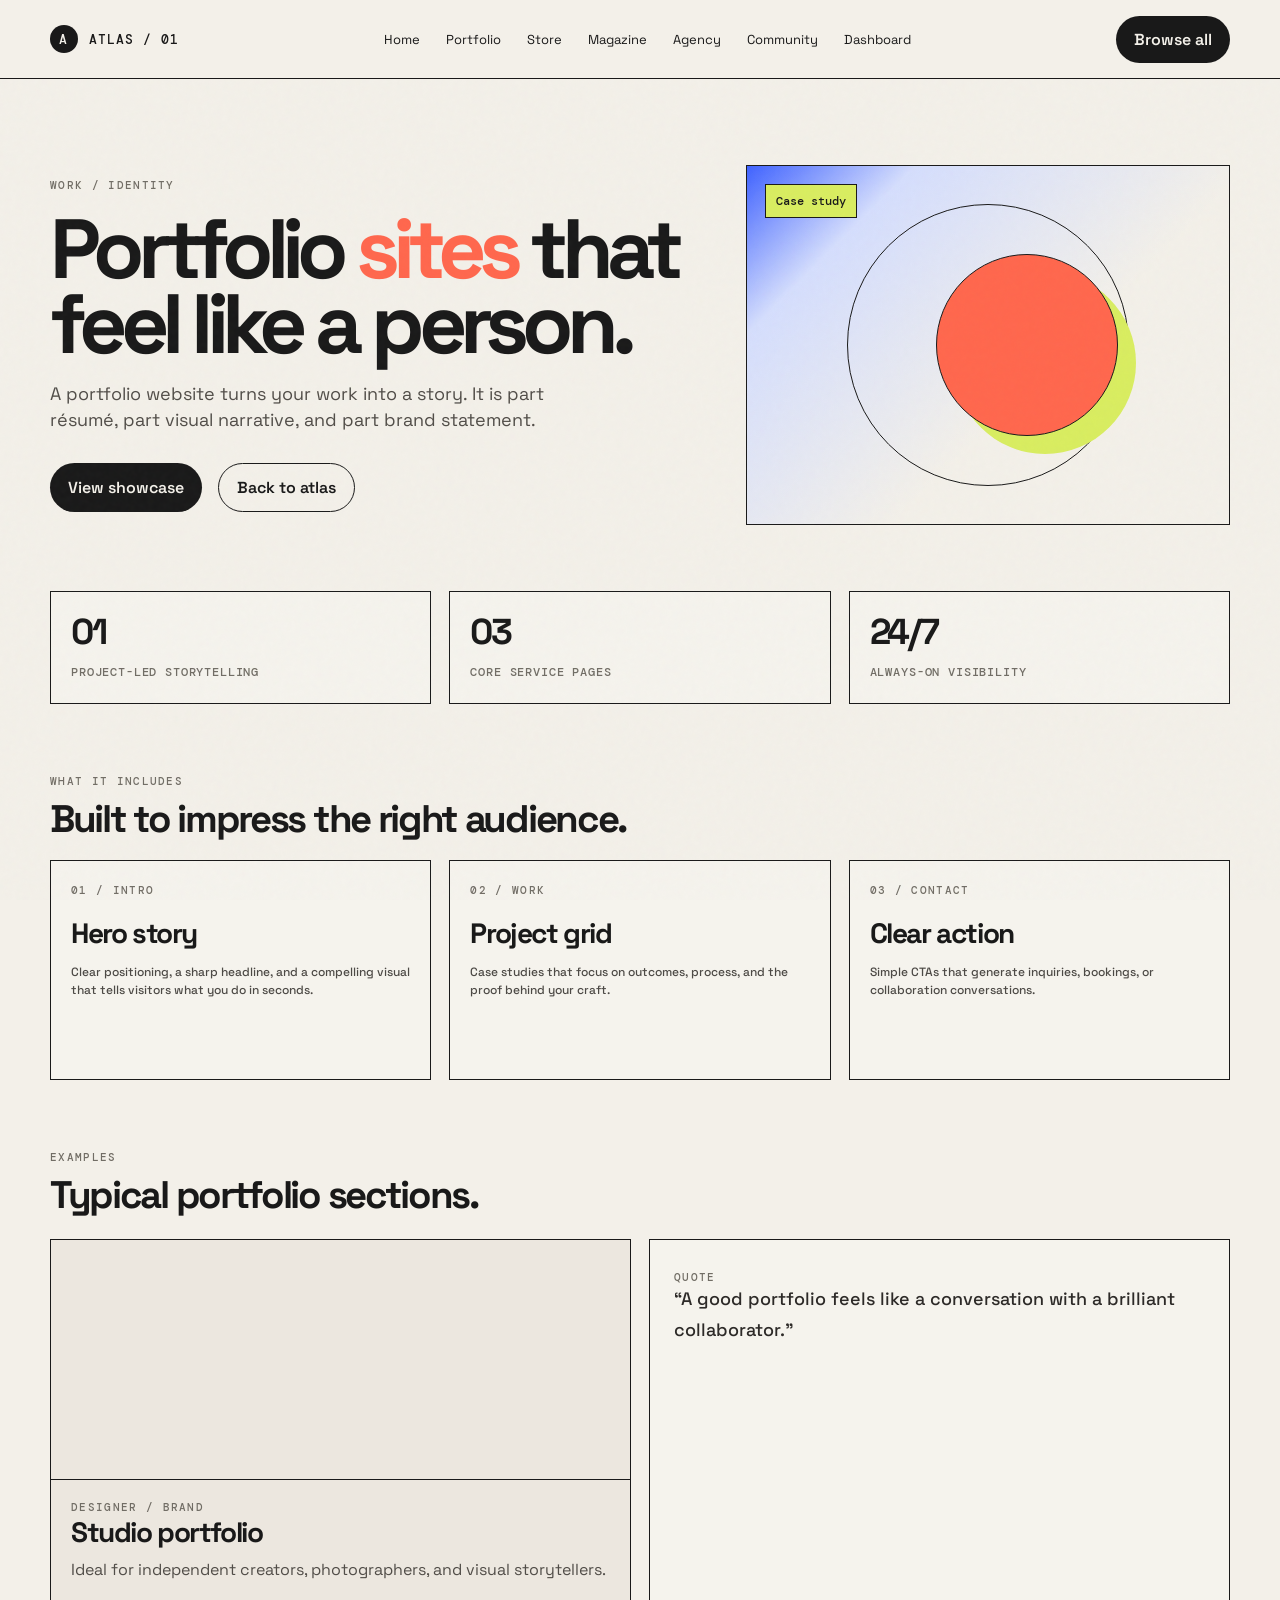
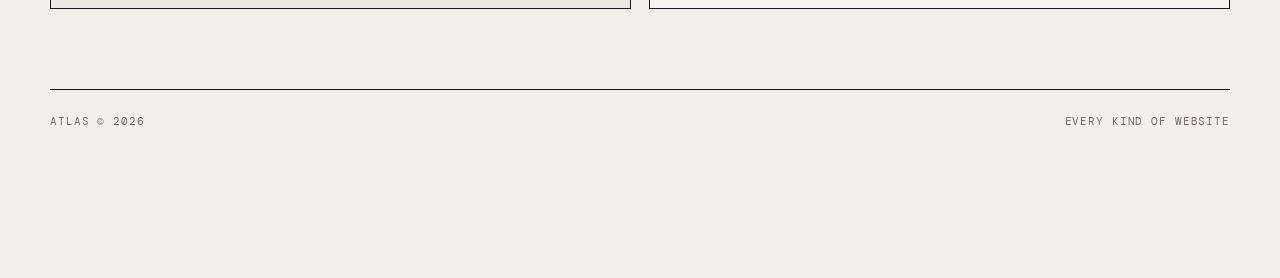
<file: portfolio.html>
<!doctype html>
<html lang="en">
<head>
  <!-- Google tag (gtag.js) -->
<script async src="https://www.googletagmanager.com/gtag/js?id=G-SGRGZRV5FR"></script>
<script>
  window.dataLayer = window.dataLayer || [];
  function gtag(){dataLayer.push(arguments);}
  gtag('js', new Date());

  gtag('config', 'G-SGRGZRV5FR');
</script>
  <meta charset="UTF-8" />
  <meta name="viewport" content="width=device-width, initial-scale=1.0" />
  <title>Atlas / Portfolio</title>
  <link rel="stylesheet" href="style.css" />
</head>
<body>
  <header class="topbar">
    <div class="wrap">
      <nav>
        <a class="logo" href="index.html"><span class="logo-mark">A</span> Atlas / 01</a>
        <div class="main-links">
          <a href="index.html">Home</a>
          <a href="portfolio.html">Portfolio</a>
          <a href="store.html">Store</a>
          <a href="magazine.html">Magazine</a>
          <a href="agency.html">Agency</a>
          <a href="community.html">Community</a>
          <a href="dashboard.html">Dashboard</a>
        </div>
        <a class="cta-button" href="index.html#explore">Browse all</a>
      </nav>
    </div>
  </header>

  <main class="wrap page-shell">
    <section class="hero-panel">
      <div>
        <div class="eyebrow">Work / identity</div>
        <h1>Portfolio <em>sites</em> that feel like a person.</h1>
        <p class="hero-copy">A portfolio website turns your work into a story. It is part résumé, part visual narrative, and part brand statement.</p>
        <div class="feature-row">
          <a class="primary-button" href="#showcase">View showcase</a>
          <a class="secondary-button" href="index.html">Back to atlas</a>
        </div>
      </div>
      <div class="panel-visual" aria-label="Portfolio site visual illustration">
        <span class="panel-badge">Case study</span>
      </div>
    </section>

    <section class="info-grid">
      <article class="info-card"><strong>01</strong><span>Project-led storytelling</span></article>
      <article class="info-card"><strong>03</strong><span>Core service pages</span></article>
      <article class="info-card"><strong>24/7</strong><span>Always-on visibility</span></article>
    </section>

    <div class="section-header">
      <div>
        <div class="eyebrow">What it includes</div>
        <h2>Built to impress the right audience.</h2>
      </div>
    </div>

    <section class="feature-grid">
      <article class="feature-card">
        <div class="meta">01 / Intro</div>
        <h3>Hero story</h3>
        <p>Clear positioning, a sharp headline, and a compelling visual that tells visitors what you do in seconds.</p>
      </article>
      <article class="feature-card">
        <div class="meta">02 / Work</div>
        <h3>Project grid</h3>
        <p>Case studies that focus on outcomes, process, and the proof behind your craft.</p>
      </article>
      <article class="feature-card">
        <div class="meta">03 / Contact</div>
        <h3>Clear action</h3>
        <p>Simple CTAs that generate inquiries, bookings, or collaboration conversations.</p>
      </article>
    </section>

    <div class="section-header" id="showcase">
      <div>
        <div class="eyebrow">Examples</div>
        <h2>Typical portfolio sections.</h2>
      </div>
    </div>

    <section class="showcase-grid">
      <article class="showcase-card">
        <div class="showcase-thumb thumb-portfolio"></div>
        <div class="showcase-body">
          <div class="meta">Designer / brand</div>
          <h3>Studio portfolio</h3>
          <p>Ideal for independent creators, photographers, and visual storytellers.</p>
        </div>
      </article>
      <aside class="showcase-quote">
        <div class="meta">Quote</div>
        <p>“A good portfolio feels like a conversation with a brilliant collaborator.”</p>
      </aside>
    </section>

    <div class="page-footer">
      <span>Atlas © 2026</span>
      <span>Every kind of website</span>
    </div>
  </main>
</body>
</html>
</file>
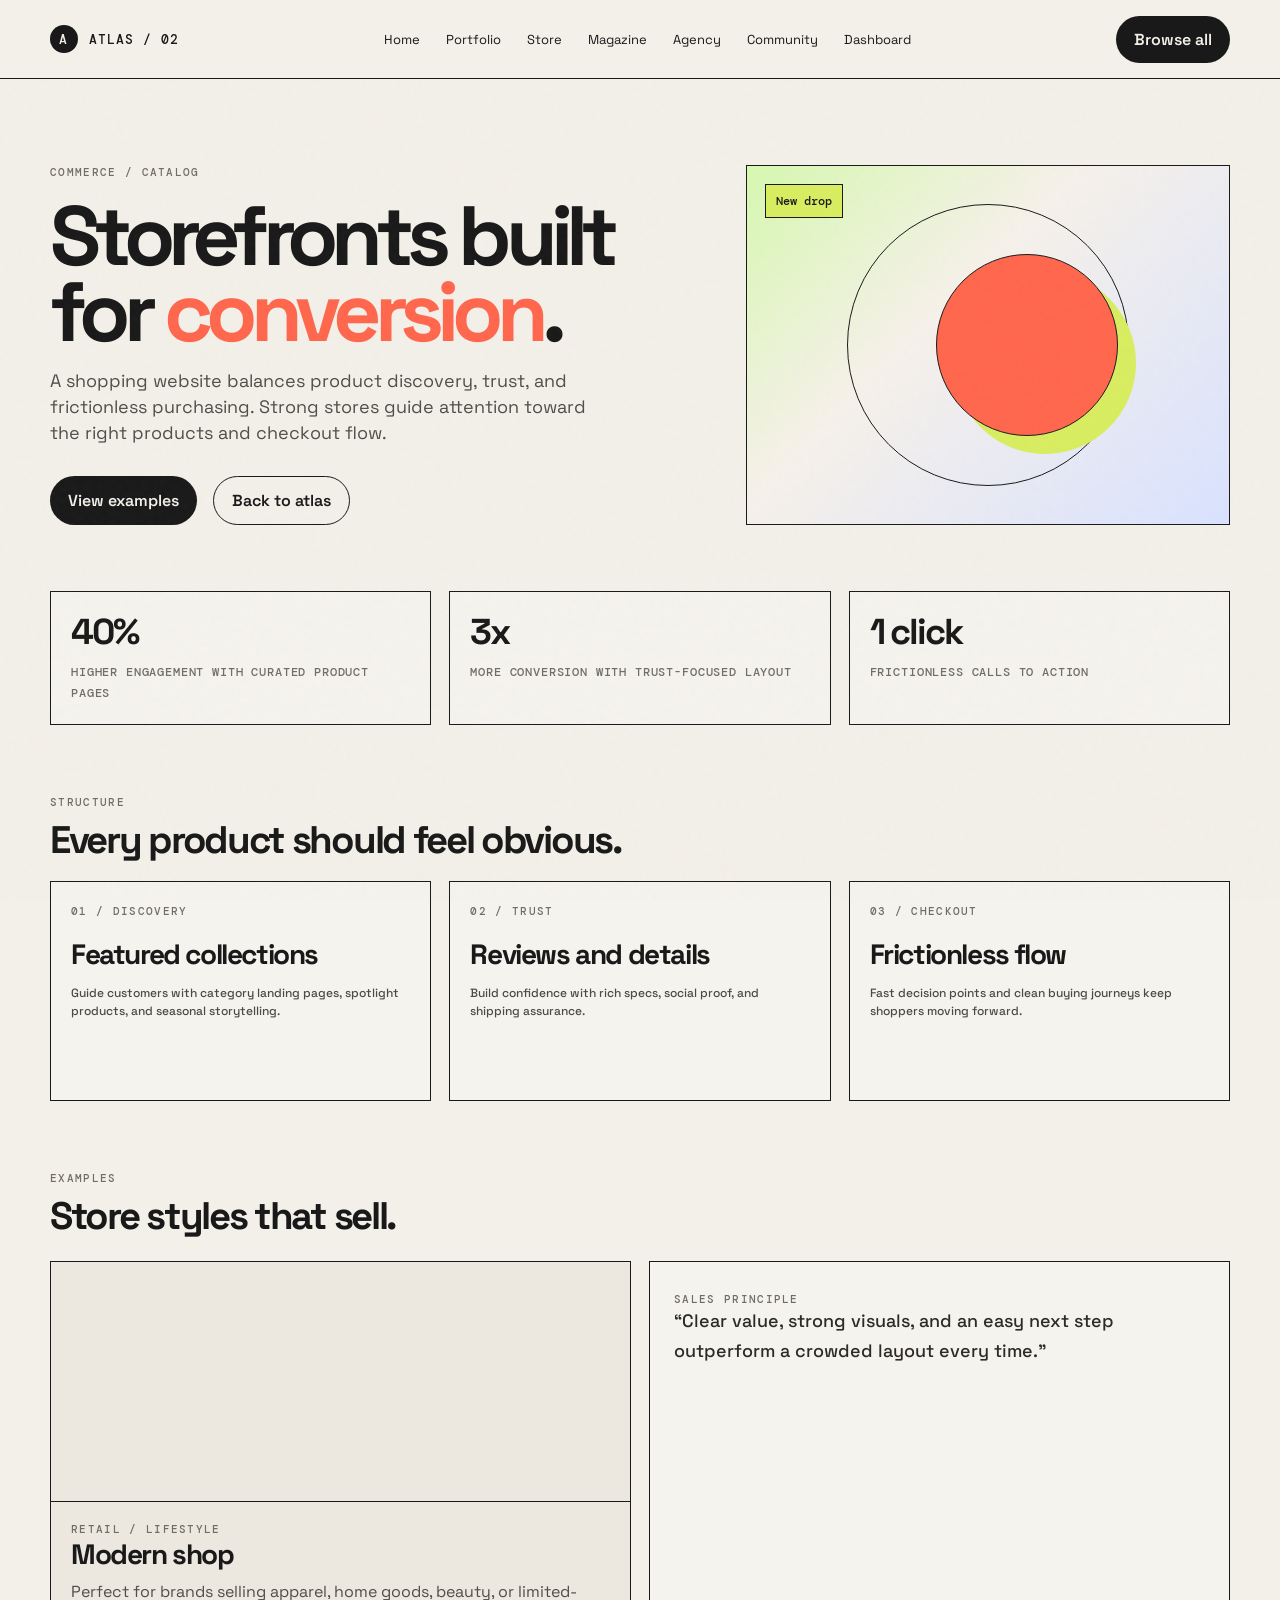
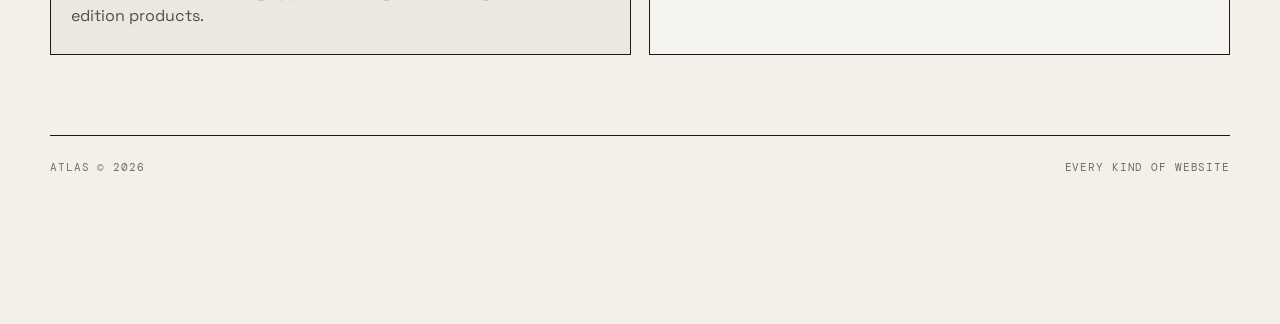
<file: store.html>
<!doctype html>
<html lang="en">
<head>
  <!-- Google tag (gtag.js) -->
  <script async src="https://www.googletagmanager.com/gtag/js?id=G-SGRGZRV5FR"></script>
  <script>
    window.dataLayer = window.dataLayer || [];
    function gtag(){dataLayer.push(arguments);}
    gtag('js', new Date());

    gtag('config', 'G-SGRGZRV5FR');
  </script>
  <meta charset="UTF-8" />
  <meta name="viewport" content="width=device-width, initial-scale=1.0" />
  <title>Atlas / Store</title>
  <link rel="stylesheet" href="style.css" />
</head>
<body>
  <header class="topbar">
    <div class="wrap">
      <nav>
        <a class="logo" href="index.html"><span class="logo-mark">A</span> Atlas / 02</a>
        <div class="main-links">
          <a href="index.html">Home</a>
          <a href="portfolio.html">Portfolio</a>
          <a href="store.html">Store</a>
          <a href="magazine.html">Magazine</a>
          <a href="agency.html">Agency</a>
          <a href="community.html">Community</a>
          <a href="dashboard.html">Dashboard</a>
        </div>
        <a class="cta-button" href="index.html#explore">Browse all</a>
      </nav>
    </div>
  </header>

  <main class="wrap page-shell">
    <section class="hero-panel">
      <div>
        <div class="eyebrow">Commerce / catalog</div>
        <h1>Storefronts built for <em>conversion</em>.</h1>
        <p class="hero-copy">A shopping website balances product discovery, trust, and frictionless purchasing. Strong stores guide attention toward the right products and checkout flow.</p>
        <div class="feature-row">
          <a class="primary-button" href="#showcase">View examples</a>
          <a class="secondary-button" href="index.html">Back to atlas</a>
        </div>
      </div>
      <div class="panel-visual" aria-label="Store website visual illustration" style="background: linear-gradient(135deg, #d7f8b0, #f6f1ea 40%, #d9e2ff);">
        <span class="panel-badge">New drop</span>
      </div>
    </section>

    <section class="info-grid">
      <article class="info-card"><strong>40%</strong><span>Higher engagement with curated product pages</span></article>
      <article class="info-card"><strong>3x</strong><span>More conversion with trust-focused layout</span></article>
      <article class="info-card"><strong>1 click</strong><span>Frictionless calls to action</span></article>
    </section>

    <div class="section-header">
      <div>
        <div class="eyebrow">Structure</div>
        <h2>Every product should feel obvious.</h2>
      </div>
    </div>

    <section class="feature-grid">
      <article class="feature-card">
        <div class="meta">01 / Discovery</div>
        <h3>Featured collections</h3>
        <p>Guide customers with category landing pages, spotlight products, and seasonal storytelling.</p>
      </article>
      <article class="feature-card">
        <div class="meta">02 / Trust</div>
        <h3>Reviews and details</h3>
        <p>Build confidence with rich specs, social proof, and shipping assurance.</p>
      </article>
      <article class="feature-card">
        <div class="meta">03 / Checkout</div>
        <h3>Frictionless flow</h3>
        <p>Fast decision points and clean buying journeys keep shoppers moving forward.</p>
      </article>
    </section>

    <div class="section-header" id="showcase">
      <div>
        <div class="eyebrow">Examples</div>
        <h2>Store styles that sell.</h2>
      </div>
    </div>

    <section class="showcase-grid">
      <article class="showcase-card">
        <div class="showcase-thumb thumb-store"></div>
        <div class="showcase-body">
          <div class="meta">Retail / lifestyle</div>
          <h3>Modern shop</h3>
          <p>Perfect for brands selling apparel, home goods, beauty, or limited-edition products.</p>
        </div>
      </article>
      <aside class="showcase-quote">
        <div class="meta">Sales principle</div>
        <p>“Clear value, strong visuals, and an easy next step outperform a crowded layout every time.”</p>
      </aside>
    </section>

    <div class="page-footer">
      <span>Atlas © 2026</span>
      <span>Every kind of website</span>
    </div>
  </main>
</body>
</html>
</file>
<file: style.css>
@import url('https://fonts.googleapis.com/css2?family=DM+Mono:wght@400;500&family=Space+Grotesk:wght@400;500;600;700&display=swap');

:root {
  --ink: #191919;
  --paper: #f3f0e9;
  --panel: #ece6dc;
  --line: #c9c3b8;
  --coral: #ff674d;
  --blue: #3f62ff;
  --lime: #d9ed60;
  --muted: #716d65;
  --card: #ece7df;
}

* { box-sizing: border-box; }

html { scroll-behavior: smooth; }

body {
  margin: 0;
  background: var(--paper);
  color: var(--ink);
  font-family: 'Space Grotesk', sans-serif;
}

img { max-width: 100%; display: block; }

a { color: inherit; text-decoration: none; }

body:before {
  content: '';
  position: fixed;
  inset: 0;
  pointer-events: none;
  opacity: .27;
  background-image: url("data:image/svg+xml,%3Csvg viewBox='0 0 180 180' xmlns='http://www.w3.org/2000/svg'%3E%3Cfilter id='n'%3E%3CfeTurbulence type='fractalNoise' baseFrequency='.8' numOctaves='2' stitchTiles='stitch'/%3E%3C/filter%3E%3Crect width='100%25' height='100%25' filter='url(%23n)' opacity='.1'/%3E%3C/svg%3E");
  z-index: 10;
}

.wrap {
  width: min(1180px, calc(100% - 40px));
  margin: auto;
  position: relative;
  z-index: 1;
}

.topbar {
  position: sticky;
  top: 0;
  backdrop-filter: blur(8px);
  background: rgba(243, 240, 233, 0.9);
  border-bottom: 1px solid var(--ink);
  z-index: 20;
}

.topbar nav {
  display: flex;
  justify-content: space-between;
  align-items: center;
  min-height: 78px;
  gap: 20px;
}

.logo {
  display: flex;
  align-items: center;
  gap: 11px;
  font: 500 13px 'DM Mono', monospace;
  letter-spacing: .08em;
  text-transform: uppercase;
}

.logo-mark {
  width: 28px;
  height: 28px;
  display: grid;
  place-items: center;
  border-radius: 50%;
  color: var(--paper);
  background: var(--ink);
}

.main-links {
  display: flex;
  align-items: center;
  gap: 26px;
  font-size: 13px;
}

.cta-button,
.primary-button,
.secondary-button {
  display: inline-flex;
  align-items: center;
  justify-content: center;
  gap: 10px;
  border-radius: 999px;
  padding: 13px 18px;
  font-weight: 600;
  transition: transform .2s ease;
}

.cta-button,
.primary-button {
  background: var(--ink);
  color: var(--paper);
}

.secondary-button {
  border: 1px solid var(--ink);
  background: transparent;
}

.cta-button:hover,
.primary-button:hover,
.secondary-button:hover {
  transform: translateY(-2px);
}

.page-shell {
  padding: 52px 0 110px;
}

.hero-panel {
  display: grid;
  grid-template-columns: 1.15fr 0.85fr;
  gap: 42px;
  align-items: center;
  padding: 34px 0 24px;
}

.eyebrow,
.meta {
  font: 500 11px 'DM Mono', monospace;
  text-transform: uppercase;
  letter-spacing: .12em;
  color: var(--muted);
}

h1 {
  margin: 20px 0 18px;
  font-size: clamp(48px, 7vw, 84px);
  letter-spacing: -.08em;
  line-height: .9;
}

h1 em {
  font-style: normal;
  color: var(--coral);
}

.hero-copy {
  max-width: 560px;
  color: #514d48;
  font-size: 18px;
  line-height: 1.45;
}

.feature-row {
  display: flex;
  flex-wrap: wrap;
  gap: 16px;
  margin-top: 30px;
}

.panel-visual {
  min-height: 360px;
  border: 1px solid var(--ink);
  background: linear-gradient(135deg, var(--blue), #d5defd 20%, var(--paper) 60%);
  position: relative;
  overflow: hidden;
}

.panel-visual::before,
.panel-visual::after {
  content: '';
  position: absolute;
  border: 1px solid var(--ink);
  border-radius: 50%;
}

.panel-visual::before {
  width: 280px;
  height: 280px;
  left: 50%;
  top: 50%;
  transform: translate(-50%, -50%);
}

.panel-visual::after {
  width: 180px;
  height: 180px;
  left: 58%;
  top: 50%;
  transform: translate(-50%, -50%);
  background: var(--coral);
  box-shadow: 18px 18px 0 var(--lime);
}

.panel-badge {
  position: absolute;
  background: var(--lime);
  padding: 8px 10px;
  font: 500 12px 'DM Mono', monospace;
  border: 1px solid var(--ink);
  top: 18px;
  left: 18px;
}

.info-grid,
.feature-grid,
.stat-grid,
.showcase-grid {
  display: grid;
  gap: 18px;
}

.info-grid {
  grid-template-columns: repeat(3, minmax(0, 1fr));
  margin-top: 42px;
}

.info-card,
.feature-card,
.stat,
.showcase-quote {
  background: rgba(255,255,255,0.18);
  border: 1px solid var(--ink);
  padding: 22px 20px;
}

.info-card strong,
.feature-card strong,
.stat strong {
  display: block;
  font-size: 36px;
  letter-spacing: -.06em;
  line-height: 1;
  margin-bottom: 10px;
}

.info-card span,
.feature-card p,
.stat small,
.showcase-quote p {
  font: 500 12px 'DM Mono', monospace;
  text-transform: uppercase;
  letter-spacing: .07em;
  color: var(--muted);
}

.section-header {
  display: flex;
  justify-content: space-between;
  align-items: end;
  gap: 20px;
  margin: 70px 0 22px;
}

h2 {
  margin: 12px 0 0;
  font-size: clamp(30px, 3vw, 56px);
  letter-spacing: -.06em;
  line-height: .98;
}

.feature-grid {
  grid-template-columns: repeat(3, minmax(0, 1fr));
}

.feature-card {
  min-height: 220px;
}

.feature-card h3 {
  margin: 18px 0 12px;
  font-size: 28px;
  letter-spacing: -.05em;
}

.feature-card p {
  margin: 0;
  line-height: 1.5;
  text-transform: none;
  letter-spacing: 0;
  font-family: 'Space Grotesk', sans-serif;
  color: #4d4a46;
}

.stat-grid {
  grid-template-columns: repeat(4, minmax(0, 1fr));
  margin-top: 26px;
}

.stat strong {
  font-size: 42px;
}

.showcase-grid {
  grid-template-columns: repeat(2, minmax(0, 1fr));
  margin-top: 26px;
}

.showcase-card {
  border: 1px solid var(--ink);
  background: var(--card);
  overflow: hidden;
}

.showcase-thumb {
  min-height: 240px;
  border-bottom: 1px solid var(--ink);
  background-size: cover;
  background-position: center;
}

.thumb-portfolio { background-image: url('https://images.unsplash.com/photo-1497366754035-f200968a6e72?auto=format&fit=crop&w=1200&q=80'); }
.thumb-store { background-image: url('https://images.unsplash.com/photo-1524758631624-e2822e304c36?auto=format&fit=crop&w=1200&q=80'); }
.thumb-magazine { background-image: url('https://images.unsplash.com/photo-1542744173-8e7e53415bb0?auto=format&fit=crop&w=1200&q=80'); }
.thumb-agency { background-image: url('https://images.unsplash.com/photo-1556761175-b413da4baf72?auto=format&fit=crop&w=1200&q=80'); }
.thumb-community { background-image: url('https://images.unsplash.com/photo-1516321318423-f06f85e504b3?auto=format&fit=crop&w=1200&q=80'); }
.thumb-dashboard { background-image: url('https://images.unsplash.com/photo-1517245386807-bb43f82c33c4?auto=format&fit=crop&w=1200&q=80'); }

.showcase-body {
  padding: 20px 20px 26px;
}

.showcase-body h3 {
  margin: 0 0 8px;
  font-size: 28px;
  letter-spacing: -.05em;
}

.showcase-body p {
  margin: 0;
  color: #514d48;
  line-height: 1.5;
}

.showcase-quote {
  padding: 30px 24px;
}

.showcase-quote p {
  margin: 0;
  line-height: 1.7;
  text-transform: none;
  letter-spacing: 0;
  font-family: 'Space Grotesk', sans-serif;
  color: #2d2a28;
  font-size: 18px;
}

.page-footer {
  border-top: 1px solid var(--ink);
  margin-top: 80px;
  padding: 24px 0 40px;
  display: flex;
  justify-content: space-between;
  gap: 20px;
  font: 11px 'DM Mono', monospace;
  text-transform: uppercase;
  letter-spacing: .08em;
  color: var(--muted);
}

@media (max-width: 820px) {
  .main-links { display: none; }
  .hero-panel,
  .showcase-grid,
  .info-grid,
  .feature-grid,
  .stat-grid {
    grid-template-columns: 1fr;
  }

  .section-header {
    display: block;
  }

  .page-footer {
    flex-direction: column;
  }
}
</file>
